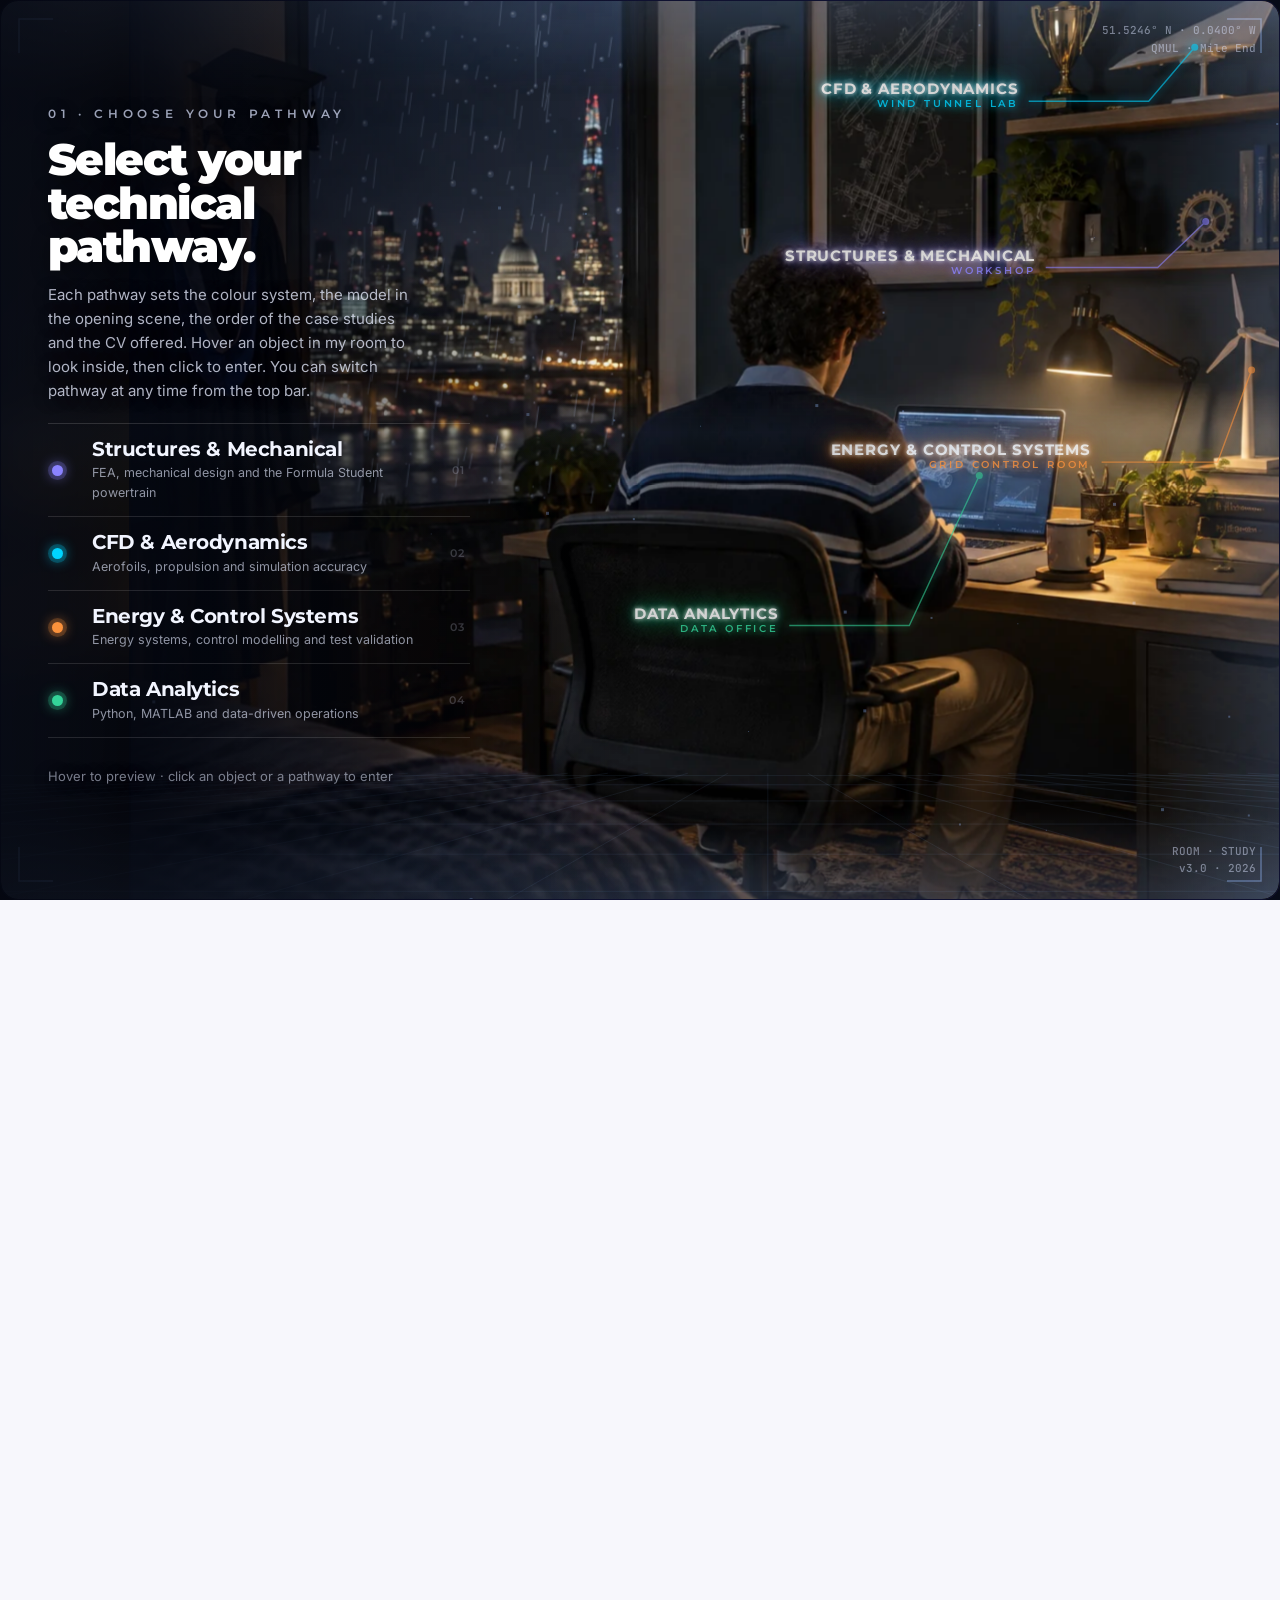
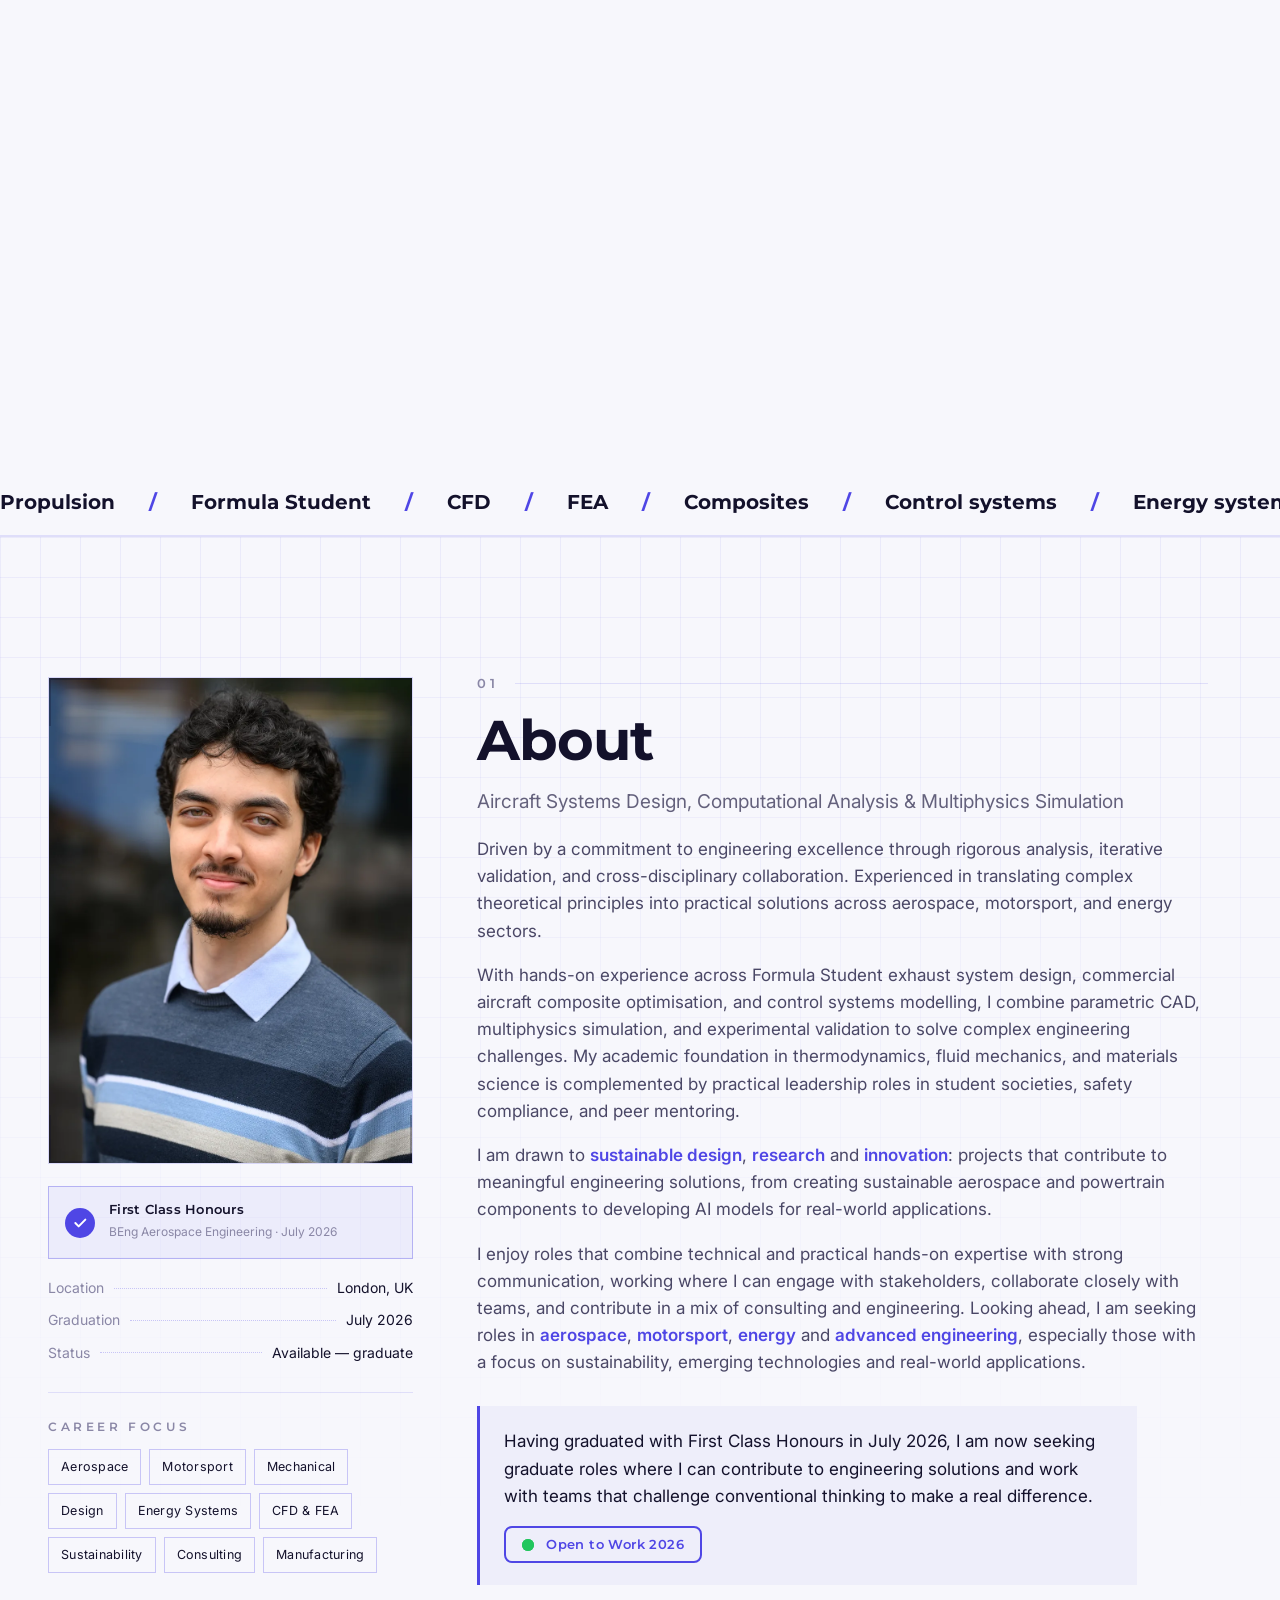
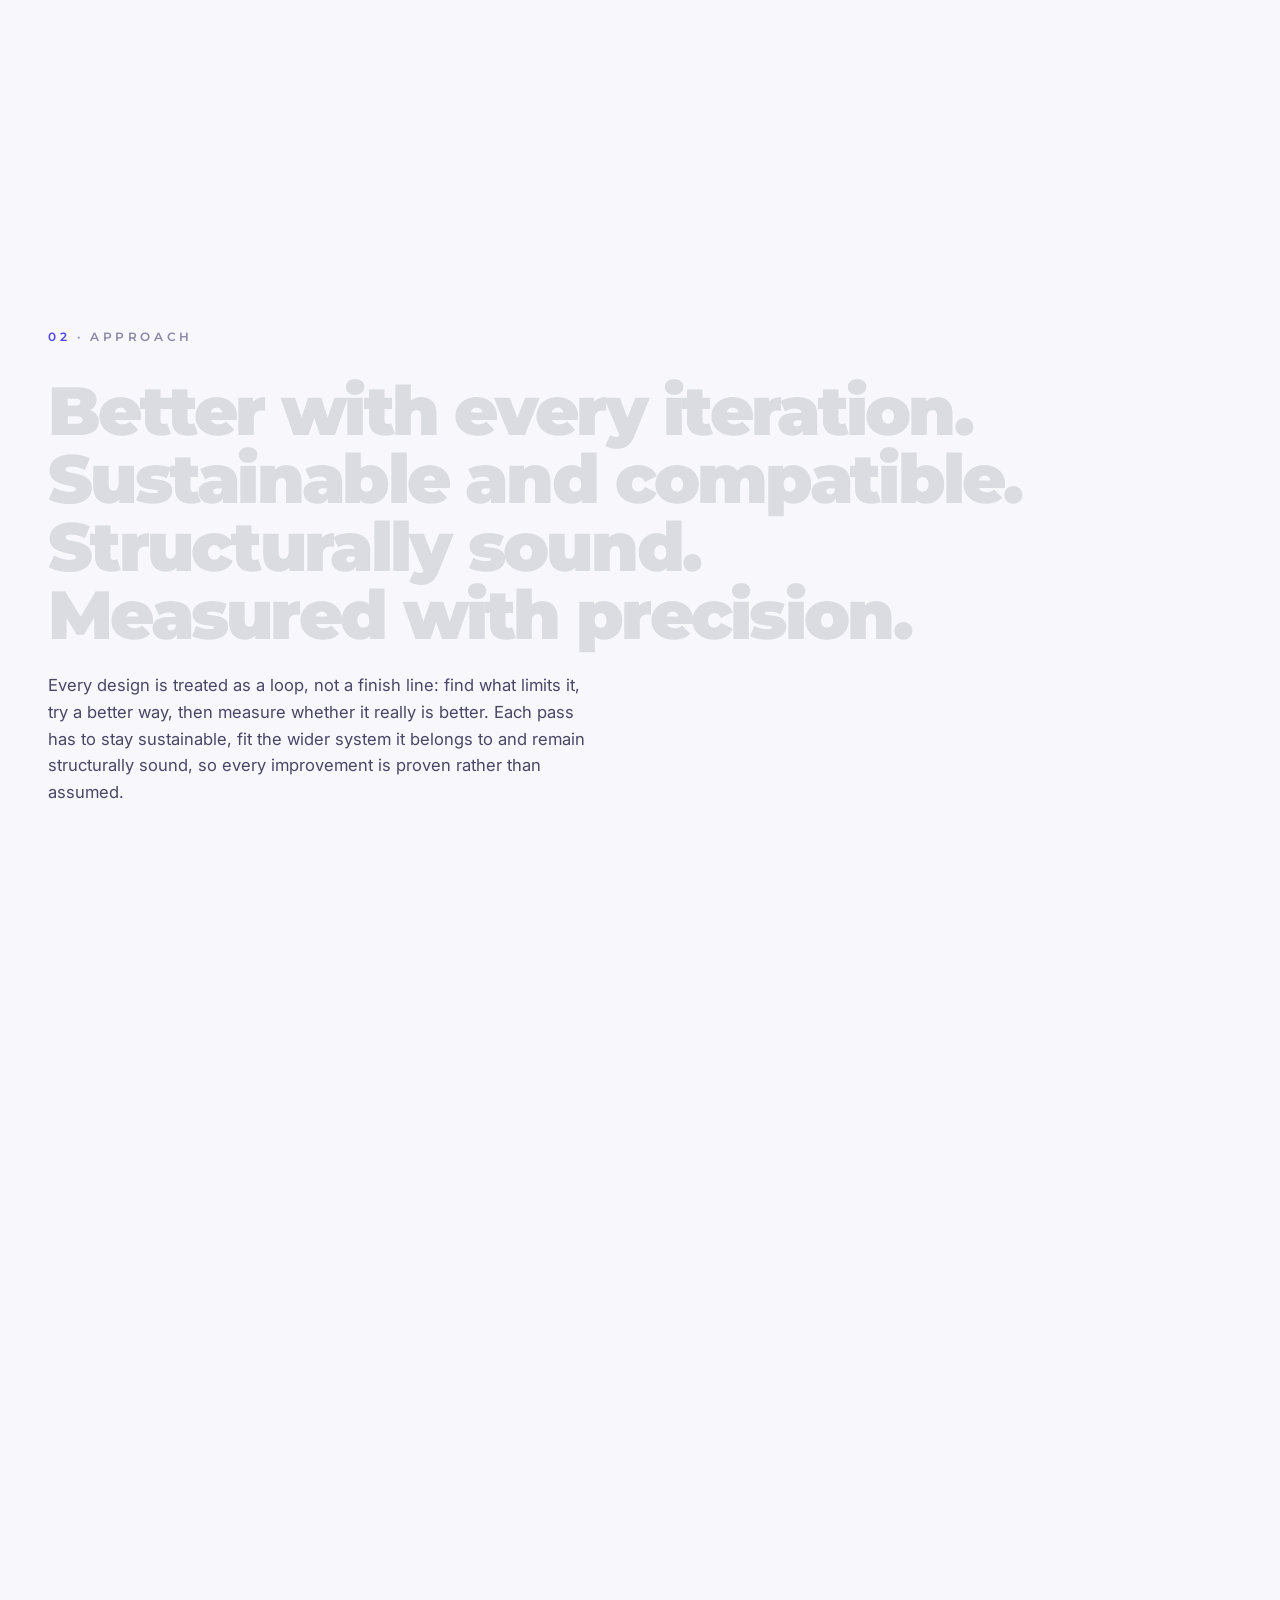
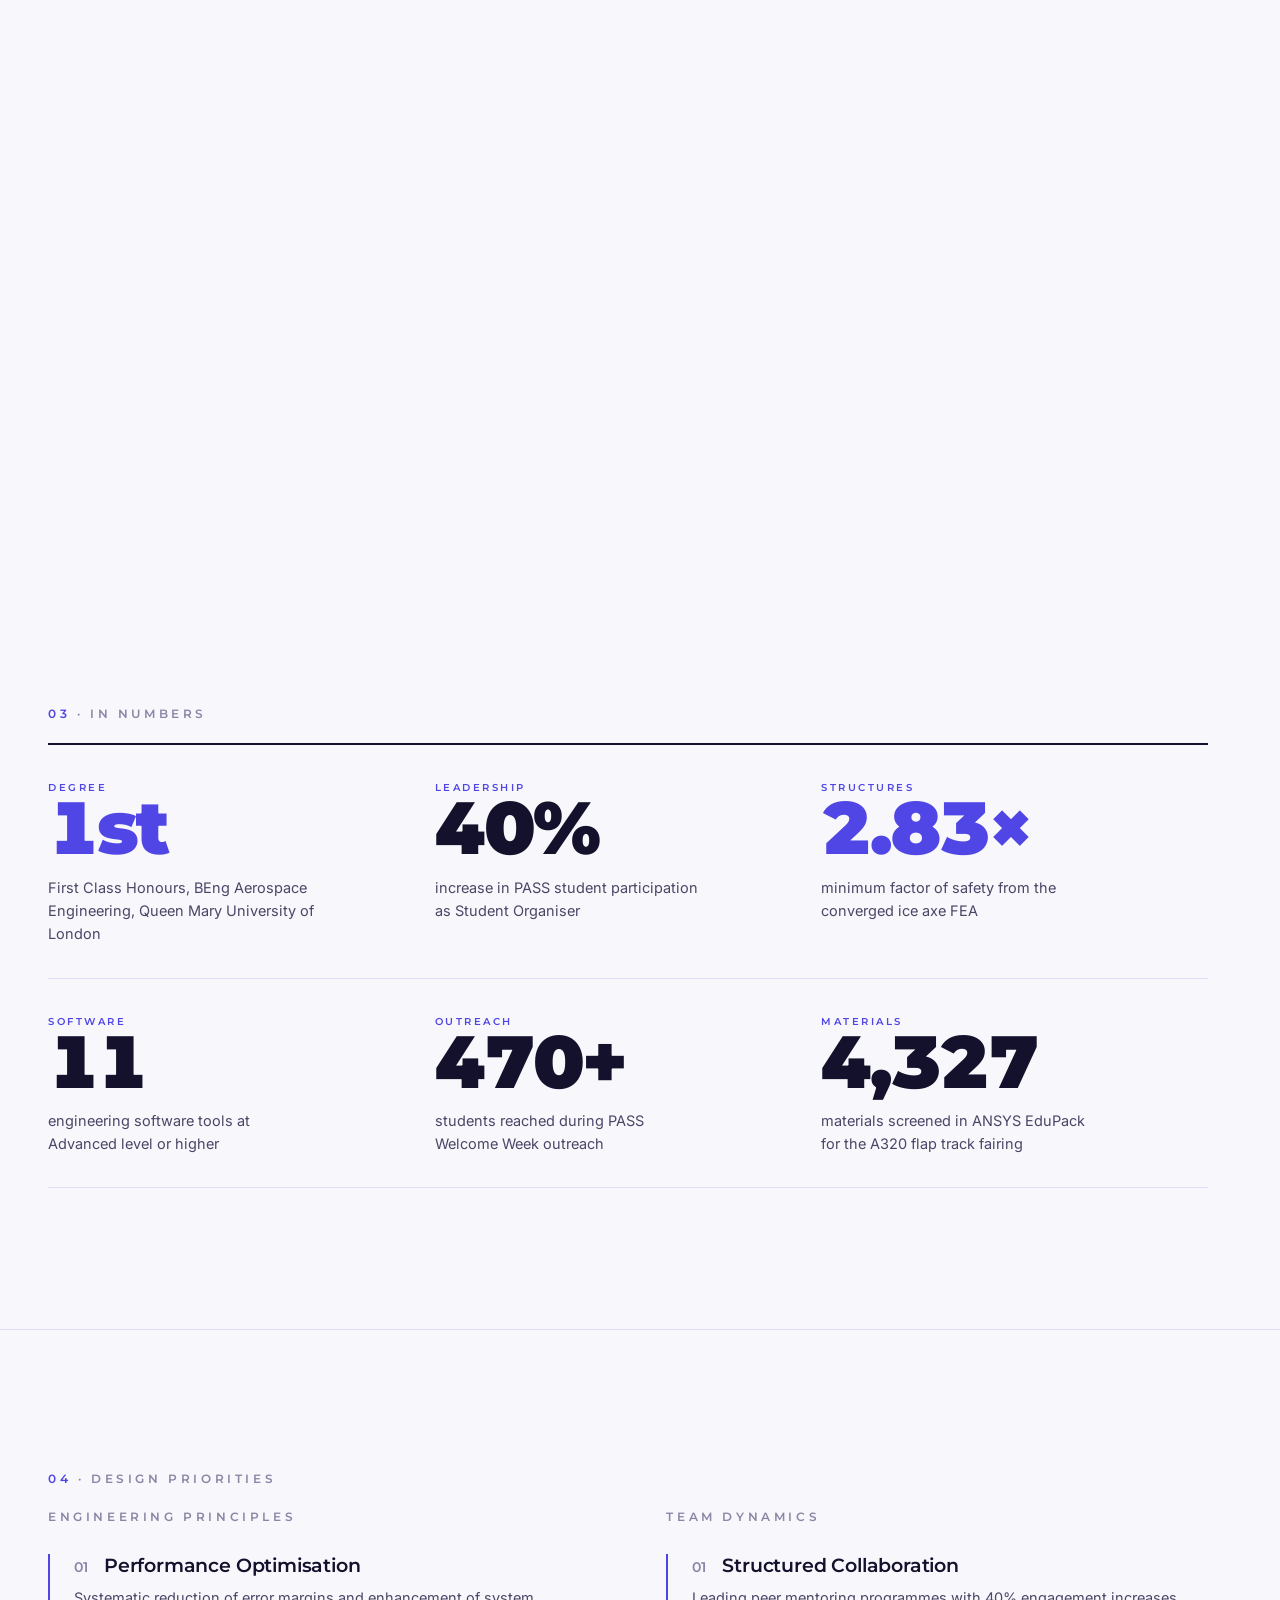
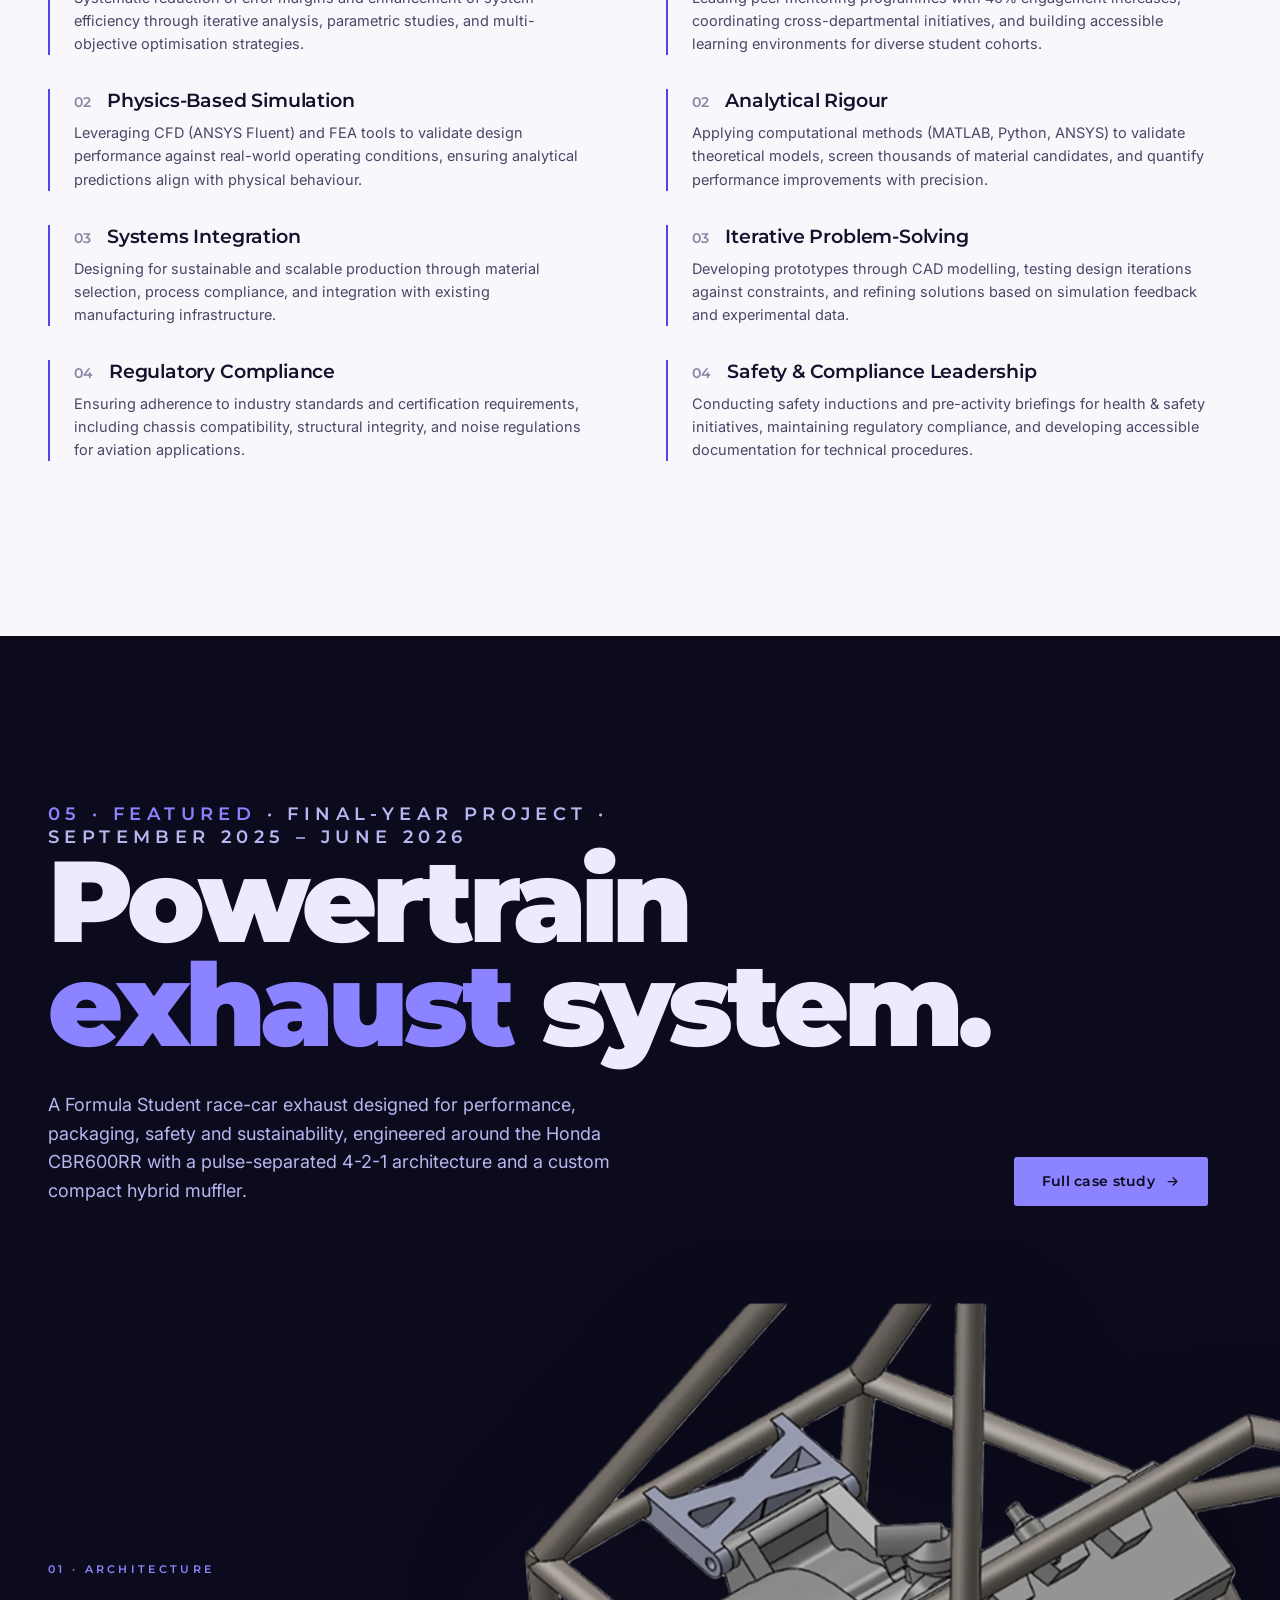
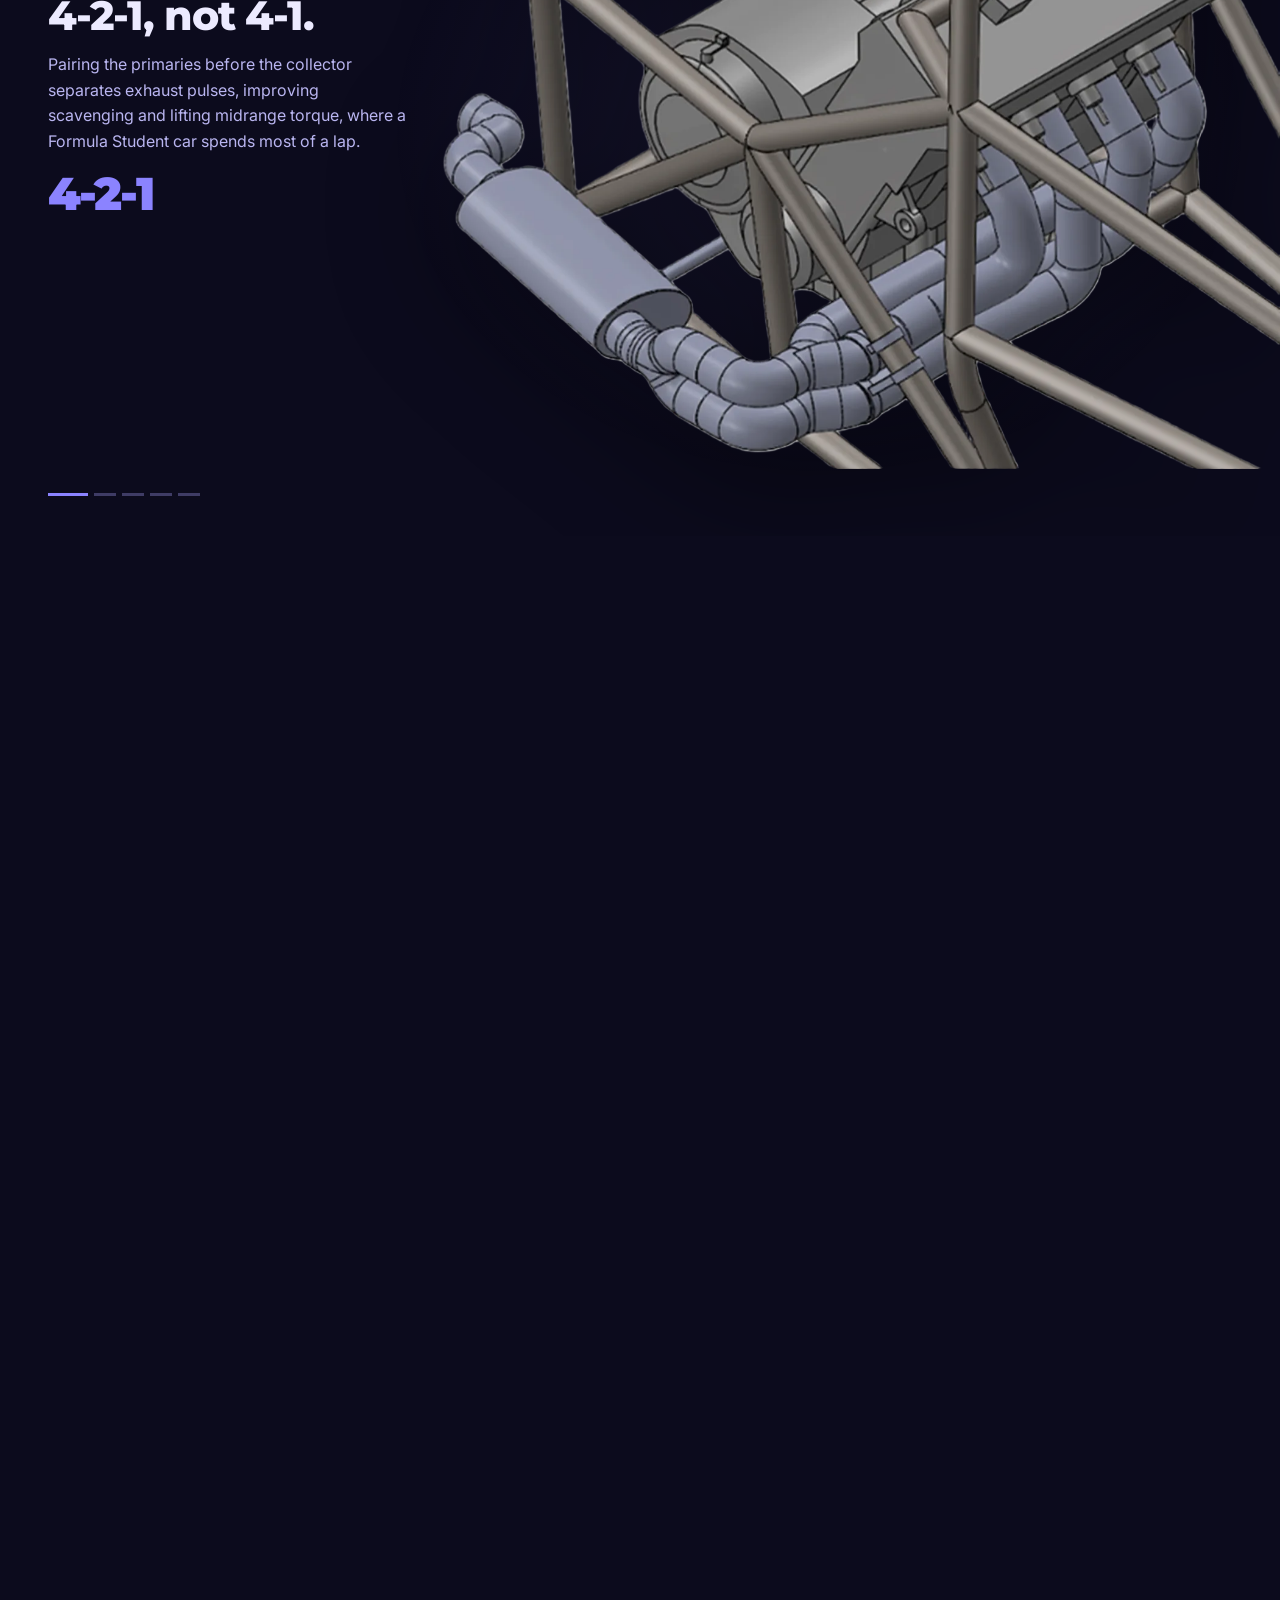
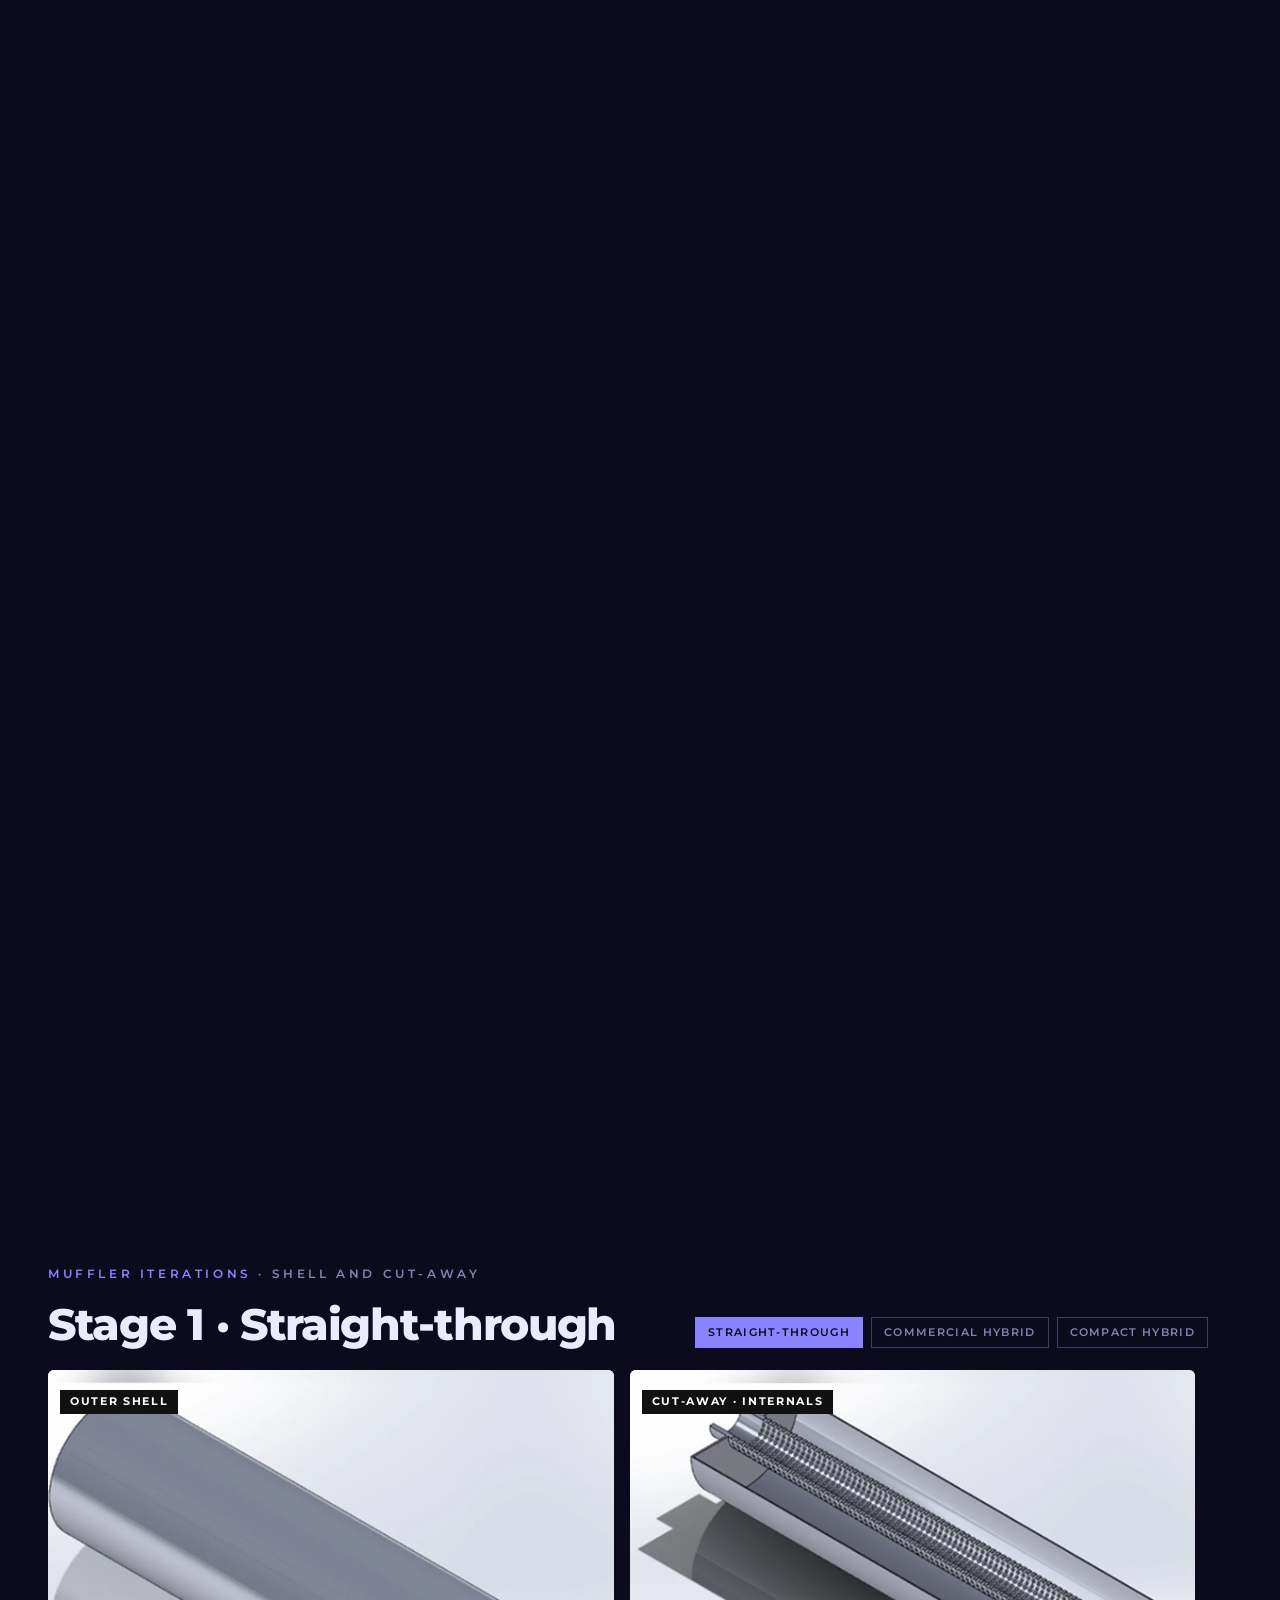
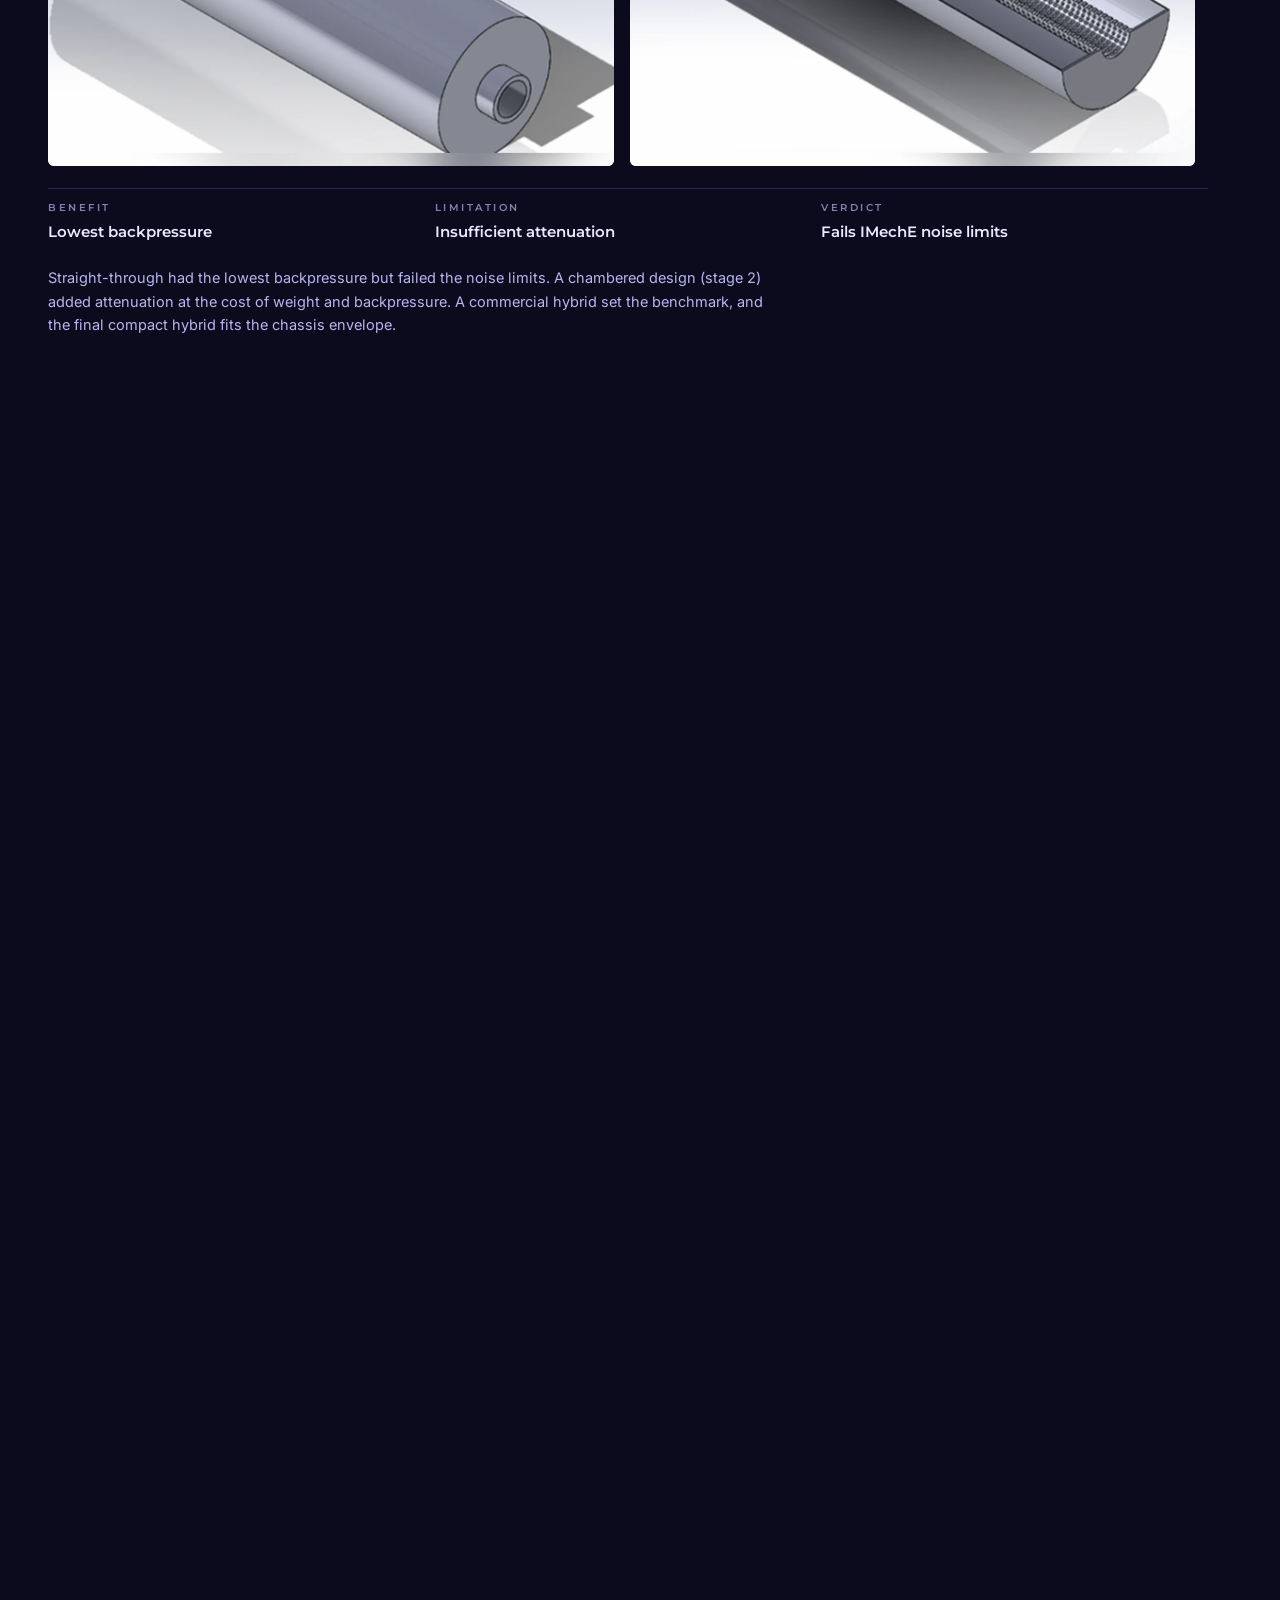
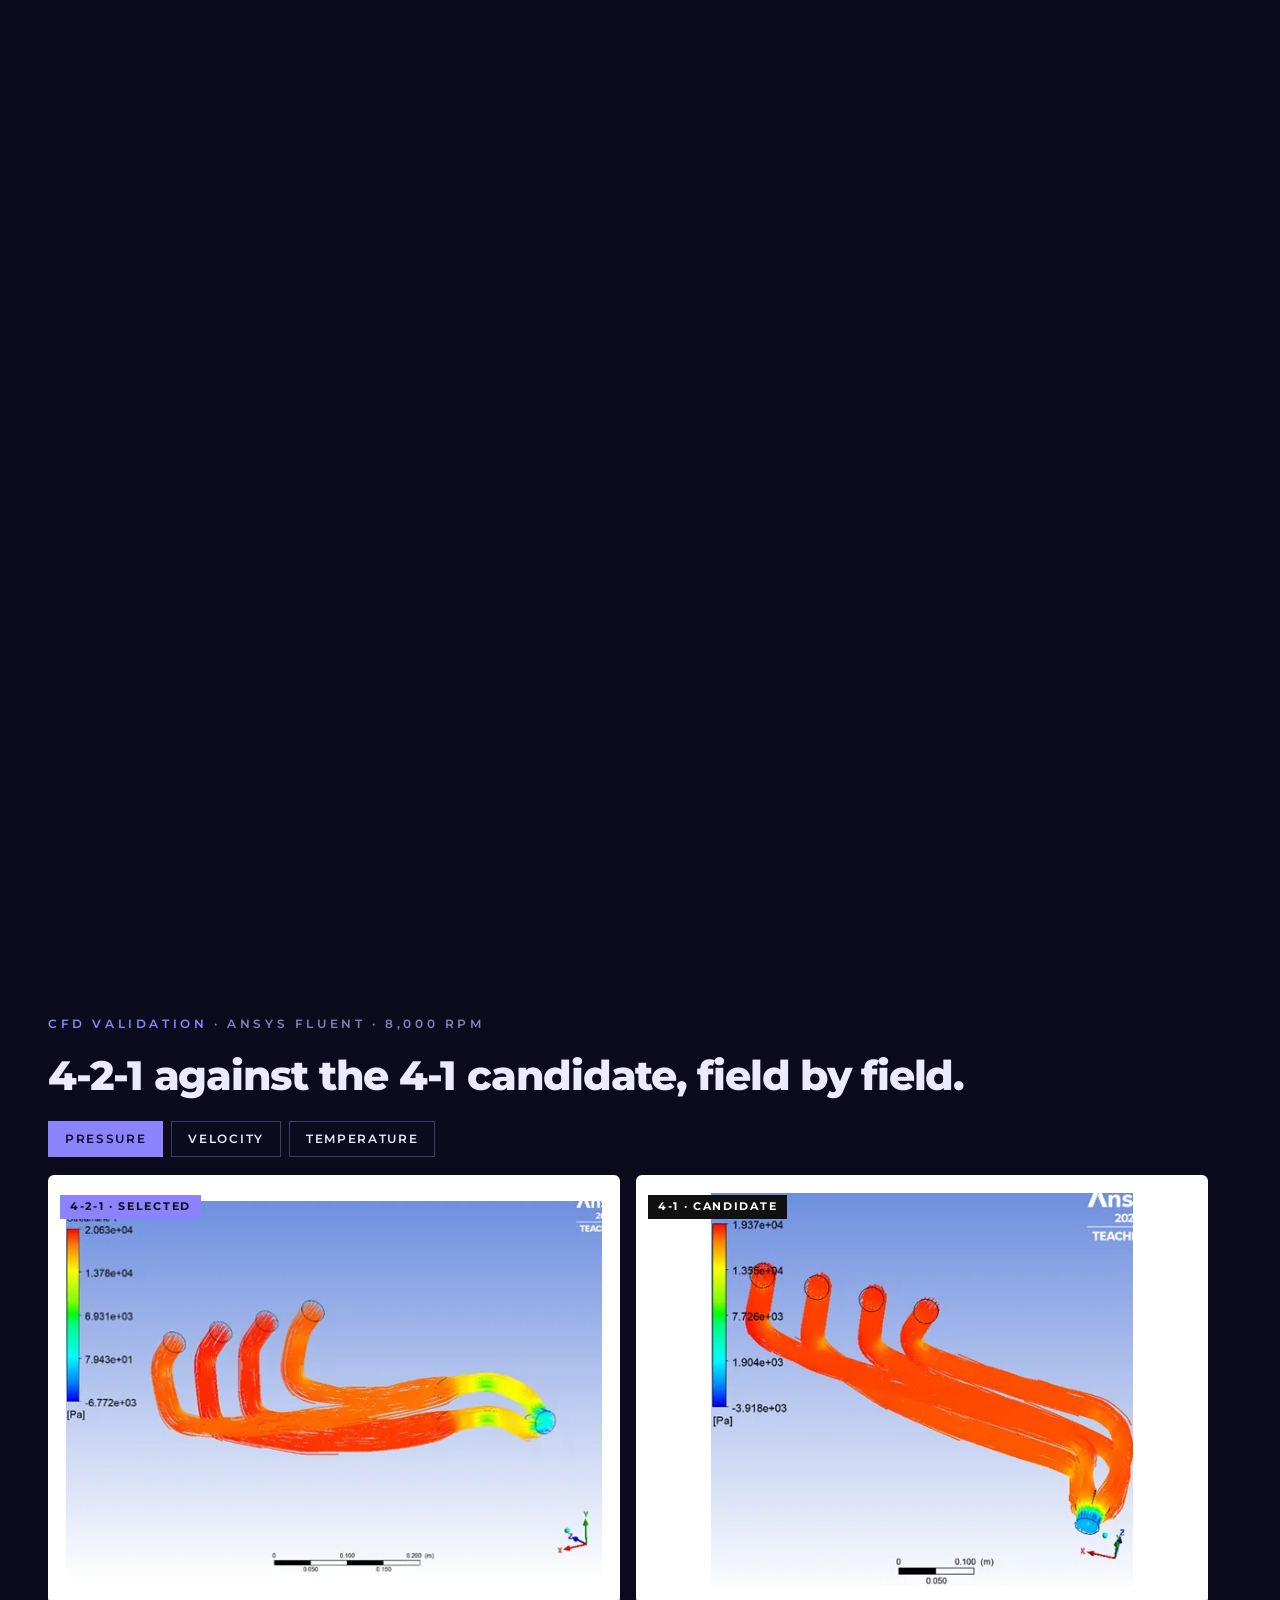
<file: index.html>
<!doctype html><html lang="en-GB"><head><meta charset="utf-8"><meta name="viewport" content="width=device-width, initial-scale=1, viewport-fit=cover">
<title>Omar Elarabi · Aerospace Engineering Portfolio</title>
<meta name="claude:viewport-fit-sides" content="cover">
<link rel="icon" href="favicon.ico" sizes="48x48">
<link rel="icon" href="favicon.svg" type="image/svg+xml">
<link rel="icon" href="favicon-96x96.png" type="image/png" sizes="96x96">
<link rel="apple-touch-icon" href="apple-touch-icon.png">
<link rel="manifest" href="site.webmanifest">
<meta name="theme-color" content="#0b1020">
<meta property="og:type" content="website">
<meta property="og:title" content="Omar Elarabi · Aerospace Engineering Portfolio">
<meta property="og:description" content="BEng Aerospace Engineering (First Class Honours, QMUL 2026). Case studies in propulsion, CFD, FEA, composites, control and data-driven engineering.">
<meta property="og:image" content="img/room/study.webp">
<meta name="twitter:card" content="summary_large_image">
<meta name="description" content="Omar Elarabi, BEng Aerospace Engineering (First Class Honours, QMUL 2026). Case studies in propulsion, CFD, FEA, composites, control and data-driven engineering.">
<link rel="preconnect" href="https://fonts.googleapis.com">
<link rel="preconnect" href="https://fonts.gstatic.com" crossorigin>
<link rel="stylesheet" href="https://fonts.googleapis.com/css2?family=Montserrat:wght@500;600;700;800;900&family=Inter:wght@400;500;600&family=JetBrains+Mono:wght@400;500;600&display=swap">
<link rel="stylesheet" href="styles.css">
</head><body>

<div class="gate" id="gate" role="dialog" aria-modal="true" aria-label="Choose a discipline">
  <div class="gbg"></div><div class="scan"></div>
  <canvas id="gcode" aria-hidden="true"></canvas><div class="flood"></div>
  <div class="coords tl">51.5246° N · 0.0400° W<br>QMUL · Mile End</div>
  <div class="coords br" id="gstat">SYS · BOOT<br>v3.0 · 2026</div>
  <div class="load" id="gload">
    <div>
      <svg class="hex" viewBox="0 0 32 32" aria-hidden="true"><circle cx="16" cy="16" r="15.5"/><path d="M16 2 L28 9 L28 23 L16 30 L4 23 L4 9 Z"/><text x="16" y="20" text-anchor="middle">OE</text></svg>
      <div class="lbl">Aerospace Engineering Portfolio</div>
      <div class="nm" id="gname" aria-label="Omar Elarabi"></div>
      <div class="bar"><i id="gbar"></i></div>
      <div class="pct"><span id="gtask">Initialising</span><span id="gpct">0%</span></div>
    </div>
  </div>
  <div class="stage" id="gstage"></div>
  <div class="pick" id="gpick"><p class="q">01 · Choose your pathway</p><h2 id="gh">Select your technical pathway.</h2><p class="sub">Each pathway sets the colour system, the model in the opening scene, the order of the case studies and the CV offered. Hover an object in my room to look inside, then click to enter. You can switch pathway at any time from the top bar.</p><div class="opts" id="gopts" role="radiogroup" aria-label="Technical pathways"></div>
    <p class="foot" id="gfoot">Hover to preview · click an object or a pathway to enter</p>
  </div>
</div>

<div class="curtain" id="curtain" aria-hidden="true"><canvas id="ccode"></canvas><div class="glitch"></div><div class="in">
  <svg viewBox="0 0 32 32"><path d="M16 2 L28 9 L28 23 L16 30 L4 23 L4 9 Z"/><text x="16" y="20" text-anchor="middle">OE</text></svg>
  <div class="t">Reconfiguring</div><div class="n" id="cname"></div><div class="bar"><i></i></div>
</div></div>

<header class="nav" id="nav">
  <div class="wrap row">
    <a class="logo" href="#top" data-jump="top" aria-label="Omar Elarabi, back to top">
      <svg viewBox="0 0 32 32" aria-hidden="true"><path d="M16 2 L28 9 L28 23 L16 30 L4 23 L4 9 Z" fill="none" stroke="currentColor" stroke-width="1.5"/><text x="16" y="21" text-anchor="middle" font-size="14" font-weight="600" fill="currentColor" font-family="Montserrat, sans-serif">OE</text></svg>
      <span><b>Omar Elarabi</b><small>Aerospace Eng.</small></span>
    </a>
    <nav class="links" aria-label="Sections">
      <a href="#about" data-jump="about">About</a>
      <a href="#work" data-jump="work">Projects</a>
      <a href="#experience" data-jump="experience">Experience</a>
      <a href="#skills" data-jump="skills">Skills</a>
      <a href="#contact" data-jump="contact">Contact</a>
    </nav>
    <div class="tools" style="position:relative">
      <button class="disc-btn" id="disc-btn" type="button" aria-haspopup="true" aria-expanded="false"><i></i><span class="nm" id="disc-nm">Discipline</span><svg viewBox="0 0 24 24" fill="none" stroke="currentColor" stroke-width="2.4" stroke-linecap="round"><path d="m6 9 6 6 6-6"/></svg></button>
      <div class="disc-menu" id="disc-menu" role="menu"><div class="h">Switch discipline</div><div id="disc-list"></div></div>
      <button class="ibtn theme-btn" type="button" aria-label="Toggle light or dark mode"></button>
      <a class="btn solid nav-cv" id="nav-cv" href="#" download style="padding:11px 16px">CV</a>
    </div>
  </div>
</header>

<nav class="srail" id="srail" aria-label="Page sections"></nav>

<main id="main"></main>

<div class="dossier" id="dossier" hidden role="dialog" aria-modal="true" aria-labelledby="d-title">
  <div class="scrim"></div>
  <div class="sheet">
    <div class="d-head">
      <div><div class="k" id="d-kicker"></div><div class="t" id="d-title"></div></div>
      <button class="ibtn d-close" type="button" data-close aria-label="Close"><svg viewBox="0 0 24 24" fill="none" stroke="currentColor" stroke-width="2" stroke-linecap="round"><path d="M6 6l12 12M18 6 6 18"/></svg></button>
    </div>
    <div class="d-prog"><i id="d-prog"></i></div>
    <div class="d-body"><nav class="d-nav" id="d-nav" aria-label="Sections"></nav><div class="d-scroll" id="d-scroll"></div></div>
  </div>
</div>
<div class="toast" id="toast" role="status"></div>
<noscript><p style="padding:24px">This portfolio needs JavaScript. Contact: omarelarabi05@outlook.com</p></noscript>
<script src="data.js"></script>
<script src="gateroom.js"></script>
<script src="app.js"></script>
<script type="module" src="scene3d.mjs"></script>

</body></html>
</file>
<file: styles.css>
/* Layout concept: Omar's original blueprint portfolio (Montserrat titles,
   numbered sections, left-ruled lists, grid paper) rebuilt as a pinned-scroll
   experience. The visitor picks a discipline at the gate; that choice sets one
   of the four "System Aesthetics" palettes from the original site, the 3D
   object in the hero and the single CV offered. Light and dark are a separate
   toggle. */
:root {
  color-scheme: light;
  --page: #ffffff; --card: #ffffff; --soft: #f4f4f6;
  --ink: #030213; --ink-2: #4b4b5c; --ink-3: #8a8a99;
  --line: rgba(3, 2, 19, 0.1); --line-2: rgba(3, 2, 19, 0.2);
  --acc: #0066cc; --acc2: #030213; --acc-ink: #ffffff;
  --ipage: #0a0a0f; --icard: #14141c; --iink: #f5f5f7; --iink2: #a1a1aa; --iline: rgba(255,255,255,.12); --iacc: #4da3ff;
  --panel: rgba(255, 255, 255, 0.85); --panel-solid: #ffffff; --plate: #ffffff;
  --page-2: var(--card);
  --s1: #2a78d6; --s2: #eb6834; --s3: #1baf7a; --s4: #eda100;
  --good: #16a34a; --warn: #b26b00; --crit: #c62f2f;
  --glow: rgba(0, 102, 204, 0.12);
  --f-display: "Montserrat", "Helvetica Neue", Arial, sans-serif;
  --f-body: "Inter", "Helvetica Neue", Arial, system-ui, sans-serif;
  --f-mono: "JetBrains Mono", ui-monospace, Menlo, monospace;
  --ease: cubic-bezier(.22, 1, .36, 1);
  --gl: max(20px, env(safe-area-inset-left, 0px)); --gr: max(20px, env(safe-area-inset-right, 0px));
  --shadow: 0 30px 80px -40px rgba(3, 2, 19, .35);
}
/* ---- discipline palettes: light (default) ---- */
:root[data-disc="structures"] { --page: #f7f7fc; --card: #ffffff; --soft: #eeeefa; --ink: #13112b; --ink-2: #4a4766; --ink-3: #8a87a6; --line: rgba(79,70,229,.14); --line-2: rgba(79,70,229,.28); --acc: #4f46e5; --acc2: #0f172a; --glow: rgba(79,70,229,.12);
  --ipage: #0c0b1d; --icard: #15132e; --iink: #eceaff; --iink2: #b9b5f0; --iline: rgba(139,131,255,.24); --iacc: #8b83ff; }
:root[data-disc="aero"] { --page: #f3f8ff; --card: #ffffff; --soft: #e6f1fc; --ink: #04203a; --ink-2: #3d5a75; --ink-3: #7f98b0; --line: rgba(0,119,182,.14); --line-2: rgba(0,119,182,.28); --acc: #0077b6; --acc2: #6d5cff; --glow: rgba(0,119,182,.12);
  --ipage: #020c1b; --icard: #041426; --iink: #cae6ff; --iink2: #7fc8e8; --iline: rgba(0,212,255,.18); --iacc: #00d4ff; }
:root[data-disc="control"] { --page: #fffaf5; --card: #ffffff; --soft: #fdf0e3; --ink: #1f140c; --ink-2: #5c4636; --ink-3: #9a8574; --line: rgba(194,65,12,.14); --line-2: rgba(194,65,12,.28); --acc: #c2410c; --acc2: #1e3a8a; --glow: rgba(194,65,12,.12);
  --ipage: #150d07; --icard: #21150c; --iink: #fff4ea; --iink2: #f5c9a6; --iline: rgba(251,146,60,.24); --iacc: #fb923c; }
:root[data-disc="data"] { --page: #f0fdf4; --card: #ffffff; --soft: #dcfce7; --ink: #064e3b; --ink-2: #0f6b52; --ink-3: #5f9c86; --line: rgba(5,150,105,.16); --line-2: rgba(5,150,105,.3); --acc: #059669; --acc2: #0284c7; --glow: rgba(5,150,105,.12);
  --ipage: #03140d; --icard: #062118; --iink: #d1fae5; --iink2: #6ee7b7; --iline: rgba(52,211,153,.22); --iacc: #34d399; }
/* ---- dark: system preference (unless forced light) and explicit toggle ---- */
@media (prefers-color-scheme: dark) {
  :root:not([data-theme="light"]) { color-scheme: dark; --acc-ink: #07080a; --page: #0a0a0f; --card: #14141c; --soft: #101017; --ink: #f5f5f7; --ink-2: #b4b4bd; --ink-3: #7c7c88; --line: rgba(255,255,255,.1); --line-2: rgba(255,255,255,.2); --acc: #4da3ff; --acc2: #e5e7eb; --panel: rgba(20,20,28,.85); --panel-solid: #14141c; --plate: #eceef0; --glow: rgba(77,163,255,.14);
    --ipage: #ffffff; --icard: #ffffff; --iink: #030213; --iink2: #4b4b5c; --iline: rgba(3,2,19,.1); --iacc: #0066cc;
    --s1: #3987e5; --s2: #d95926; --s3: #199e70; --s4: #c98500; --good: #4ade80; --warn: #e3a23b; --crit: #ff6b6b; }
  :root[data-disc="structures"]:not([data-theme="light"]) { --page: #0c0b1d; --card: #15132e; --soft: #110f26; --ink: #eceaff; --ink-2: #b9b5f0; --ink-3: #7d79a8; --line: rgba(139,131,255,.18); --line-2: rgba(139,131,255,.32); --acc: #8b83ff; --acc2: #c7d2fe; --panel-solid: #15132e; --glow: rgba(139,131,255,.16);
    --ipage: #f7f7fc; --icard: #ffffff; --iink: #13112b; --iink2: #4a4766; --iline: rgba(79,70,229,.14); --iacc: #4f46e5; }
  :root[data-disc="control"]:not([data-theme="light"]) { --page: #150d07; --card: #21150c; --soft: #1b110a; --ink: #fff4ea; --ink-2: #f5c9a6; --ink-3: #a8876e; --line: rgba(251,146,60,.18); --line-2: rgba(251,146,60,.32); --acc: #fb923c; --acc2: #93c5fd; --panel-solid: #21150c; --glow: rgba(251,146,60,.16);
    --ipage: #fffaf5; --icard: #ffffff; --iink: #1f140c; --iink2: #5c4636; --iline: rgba(194,65,12,.14); --iacc: #c2410c; }
  :root[data-disc="aero"]:not([data-theme="light"]) { --page: #020c1b; --card: #041426; --soft: #031020; --ink: #cae6ff; --ink-2: #7fc8e8; --ink-3: #5a86a6; --line: rgba(0,212,255,.16); --line-2: rgba(0,212,255,.3); --acc: #00d4ff; --acc2: #a78bfa; --panel-solid: #041426; --glow: rgba(0,212,255,.16);
    --ipage: #f3f8ff; --icard: #ffffff; --iink: #04203a; --iink2: #3d5a75; --iline: rgba(0,119,182,.14); --iacc: #0077b6; }
  :root[data-disc="data"]:not([data-theme="light"]) { --page: #03140d; --card: #062118; --soft: #041a11; --ink: #d1fae5; --ink-2: #6ee7b7; --ink-3: #5c9c84; --line: rgba(52,211,153,.18); --line-2: rgba(52,211,153,.32); --acc: #34d399; --acc2: #38bdf8; --panel-solid: #062118; --glow: rgba(52,211,153,.15);
    --ipage: #f0fdf4; --icard: #ffffff; --iink: #064e3b; --iink2: #0f6b52; --iline: rgba(5,150,105,.16); --iacc: #059669; }
}
:root[data-theme="dark"] { color-scheme: dark; --acc-ink: #07080a; --page: #0a0a0f; --card: #14141c; --soft: #101017; --ink: #f5f5f7; --ink-2: #b4b4bd; --ink-3: #7c7c88; --line: rgba(255,255,255,.1); --line-2: rgba(255,255,255,.2); --acc: #4da3ff; --acc2: #e5e7eb; --panel: rgba(20,20,28,.85); --panel-solid: #14141c; --plate: #eceef0; --glow: rgba(77,163,255,.14);
  --ipage: #ffffff; --icard: #ffffff; --iink: #030213; --iink2: #4b4b5c; --iline: rgba(3,2,19,.1); --iacc: #0066cc;
  --s1: #3987e5; --s2: #d95926; --s3: #199e70; --s4: #c98500; --good: #4ade80; --warn: #e3a23b; --crit: #ff6b6b; }
:root[data-theme="dark"][data-disc="structures"] { --page: #0c0b1d; --card: #15132e; --soft: #110f26; --ink: #eceaff; --ink-2: #b9b5f0; --ink-3: #7d79a8; --line: rgba(139,131,255,.18); --line-2: rgba(139,131,255,.32); --acc: #8b83ff; --acc2: #c7d2fe; --panel-solid: #15132e; --glow: rgba(139,131,255,.16);
    --ipage: #f7f7fc; --icard: #ffffff; --iink: #13112b; --iink2: #4a4766; --iline: rgba(79,70,229,.14); --iacc: #4f46e5; }
:root[data-theme="dark"][data-disc="control"] { --page: #150d07; --card: #21150c; --soft: #1b110a; --ink: #fff4ea; --ink-2: #f5c9a6; --ink-3: #a8876e; --line: rgba(251,146,60,.18); --line-2: rgba(251,146,60,.32); --acc: #fb923c; --acc2: #93c5fd; --panel-solid: #21150c; --glow: rgba(251,146,60,.16);
    --ipage: #fffaf5; --icard: #ffffff; --iink: #1f140c; --iink2: #5c4636; --iline: rgba(194,65,12,.14); --iacc: #c2410c; }
:root[data-theme="dark"][data-disc="aero"] { --page: #020c1b; --card: #041426; --soft: #031020; --ink: #cae6ff; --ink-2: #7fc8e8; --ink-3: #5a86a6; --line: rgba(0,212,255,.16); --line-2: rgba(0,212,255,.3); --acc: #00d4ff; --acc2: #a78bfa; --panel-solid: #041426; --glow: rgba(0,212,255,.16);
  --ipage: #f3f8ff; --icard: #ffffff; --iink: #04203a; --iink2: #3d5a75; --iline: rgba(0,119,182,.14); --iacc: #0077b6; }
:root[data-theme="dark"][data-disc="data"] { --page: #03140d; --card: #062118; --soft: #041a11; --ink: #d1fae5; --ink-2: #6ee7b7; --ink-3: #5c9c84; --line: rgba(52,211,153,.18); --line-2: rgba(52,211,153,.32); --acc: #34d399; --acc2: #38bdf8; --panel-solid: #062118; --glow: rgba(52,211,153,.15);
  --ipage: #f0fdf4; --icard: #ffffff; --iink: #064e3b; --iink2: #0f6b52; --iline: rgba(5,150,105,.16); --iacc: #059669; }

* { box-sizing: border-box; }
html { -webkit-text-size-adjust: 100%; }
body { margin: 0; background: var(--page); color: var(--ink); font: 400 16px/1.6 var(--f-body); -webkit-font-smoothing: antialiased; overflow-x: hidden; transition: background-color .6s var(--ease), color .6s var(--ease); }
body.locked { overflow: hidden; }
body::before { content: ""; position: fixed; inset: 0 0 auto; height: env(safe-area-inset-top, 0px); z-index: 70; background: var(--page); }
img { max-width: 100%; display: block; }
a { color: inherit; }
button { font: inherit; color: inherit; }
:focus-visible { outline: 2px solid var(--acc); outline-offset: 3px; border-radius: 4px; }
::selection { background: var(--acc); color: var(--acc-ink); }
p { margin: 0 0 1em; }
h1, h2, h3, h4 { font-family: var(--f-display); margin: 0; text-wrap: balance; letter-spacing: -0.02em; }
.wrap { width: 100%; max-width: 1360px; margin: 0 auto; padding-left: var(--gl); padding-right: var(--gr); }
@media (min-width: 900px) { .wrap { padding-left: max(48px, var(--gl)); padding-right: max(72px, var(--gr)); } }
.label { font: 600 12px/1.3 var(--f-display); letter-spacing: .3em; text-transform: uppercase; color: var(--ink-3); margin: 0 0 22px; }
.label b { color: var(--acc); font-weight: 600; }
.sec { position: relative; padding-block: clamp(90px, 11vw, 150px); border-top: 1px solid var(--line); }
.grid-bg { position: absolute; inset: 0; pointer-events: none; opacity: .5; background-image: linear-gradient(to right, var(--line) 1px, transparent 1px), linear-gradient(to bottom, var(--line) 1px, transparent 1px); background-size: 40px 40px; mask-image: linear-gradient(to bottom, #000, transparent 85%); -webkit-mask-image: linear-gradient(to bottom, #000, transparent 85%); }
.rv { transition: opacity .9s var(--ease), transform .9s var(--ease); }
.rv.pre { opacity: 0; transform: translateY(30px); }
.btn { display: inline-flex; align-items: center; gap: 10px; padding: 15px 26px; border-radius: 3px; text-decoration: none; cursor: pointer; border: 2px solid var(--acc); background: transparent; color: var(--acc); font: 600 14px/1 var(--f-display); letter-spacing: .02em; transition: background .3s, color .3s, transform .3s var(--ease), box-shadow .3s; white-space: nowrap; }
.btn:hover { transform: translateY(-2px); box-shadow: 0 12px 30px -14px var(--acc); }
.btn.solid { background: var(--acc); color: var(--acc-ink); }
.btn.ghost { border-color: var(--line-2); color: var(--ink); }
.btn svg { width: 15px; height: 15px; }
.btns { display: flex; flex-wrap: wrap; gap: 12px; }
.otw { display: inline-flex; align-items: center; gap: 12px; padding: 10px 16px; border: 2px solid var(--acc); border-radius: 8px; color: var(--acc); font: 600 13px/1 var(--f-display); letter-spacing: .03em; }
.beep { position: relative; width: 12px; height: 12px; flex: none; }
.beep i, .beep::before, .beep::after { position: absolute; inset: 0; border-radius: 50%; background: #22c55e; }
.beep::before, .beep::after { content: ""; animation: beep 1.6s cubic-bezier(0, 0, .2, 1) infinite; opacity: .75; }
.beep::after { animation-delay: .4s; }
@keyframes beep { 75%, 100% { transform: scale(2.4); opacity: 0; } }

/* ---------- logo ---------- */
.logo { display: inline-flex; align-items: center; gap: 12px; text-decoration: none; }
.logo svg { width: 34px; height: 34px; color: var(--ink); flex: none; }
.logo b { display: block; font: 700 15px/1.1 var(--f-display); letter-spacing: -0.01em; }
.logo small { display: block; font: 500 11px/1.2 var(--f-body); color: var(--ink-3); }

/* ---------- nav ---------- */
.nav { position: fixed; top: env(safe-area-inset-top, 0px); left: 0; right: 0; z-index: 60; transition: background .4s, border-color .4s; border-bottom: 1px solid transparent; }
.nav.solid { background: color-mix(in srgb, var(--page) 84%, transparent); backdrop-filter: blur(16px); -webkit-backdrop-filter: blur(16px); border-color: var(--line); }
.nav .row { height: 68px; display: flex; align-items: center; gap: 20px; }
.nav .links { display: flex; gap: 24px; margin-left: auto; }
.nav .links a { text-decoration: none; font: 500 14px/1 var(--f-body); color: var(--ink-2); }
.nav .links a:hover { color: var(--acc); }
.nav .tools { display: flex; align-items: center; gap: 8px; }
.ibtn { width: 40px; height: 40px; border-radius: 50%; border: 1px solid var(--line-2); background: transparent; display: grid; place-items: center; cursor: pointer; color: var(--ink); }
.ibtn svg { width: 17px; height: 17px; }
.disc-btn { display: inline-flex; align-items: center; gap: 10px; height: 40px; padding: 0 14px 0 12px; border-radius: 999px; border: 1px solid var(--line-2); background: var(--card); cursor: pointer; font: 600 13px/1 var(--f-display); white-space: nowrap; }
.disc-btn i { width: 10px; height: 10px; border-radius: 50%; background: var(--acc); box-shadow: 0 0 0 3px color-mix(in srgb, var(--acc) 22%, transparent); }
.disc-btn svg { width: 12px; height: 12px; opacity: .6; }
.disc-menu { position: absolute; top: 60px; right: 0; width: min(360px, calc(100vw - 32px)); background: var(--card); border: 1px solid var(--line-2); border-radius: 14px; box-shadow: var(--shadow); padding: 8px; display: none; }
.disc-menu.open { display: block; }
.disc-menu .h { font: 600 11px/1 var(--f-display); letter-spacing: .3em; text-transform: uppercase; color: var(--ink-3); padding: 12px 12px 8px; }
.disc-menu button { width: 100%; text-align: left; display: grid; grid-template-columns: 14px 1fr; gap: 12px; align-items: start; padding: 12px; border: 0; background: transparent; border-radius: 10px; cursor: pointer; }
.disc-menu button:hover, .disc-menu button[aria-checked="true"] { background: var(--soft); }
.disc-menu button i { width: 12px; height: 12px; border-radius: 50%; margin-top: 4px; }
.disc-menu b { display: block; font: 600 14px/1.25 var(--f-display); }
.disc-menu span { font-size: 12.5px; color: var(--ink-3); }
.nav-cv { display: inline-flex; }
@media (max-width: 1080px) { .nav .links { display: none; } .nav .tools { margin-left: auto; } }
@media (max-width: 640px) { .disc-btn .nm { display: none; } .nav-cv { display: none; } .logo small { display: none; } }

/* ---------- right-hand section rail ---------- */
.srail { position: fixed; right: max(18px, env(safe-area-inset-right, 0px)); top: 50%; transform: translateY(-50%); z-index: 40; display: flex; flex-direction: column; align-items: flex-end; gap: 2px; }
.srail a { display: flex; align-items: center; gap: 10px; text-decoration: none; padding: 5px 0; color: var(--ink-3); }
.srail a span { font: 600 10px/1 var(--f-display); letter-spacing: .2em; text-transform: uppercase; opacity: 0; transform: translateX(6px); transition: opacity .3s, transform .3s; white-space: nowrap; background: color-mix(in srgb, var(--page) 88%, transparent); padding: 4px 6px; border-radius: 4px; }
.srail a i { width: 14px; height: 2px; border-radius: 2px; background: currentColor; opacity: .45; transition: width .4s var(--ease), opacity .3s, background .3s; }
.srail a.on { color: var(--acc); }
.srail a.on i { width: 30px; opacity: 1; }
.srail a.on span, .srail:hover a span { opacity: 1; transform: none; }
.srail .num { font: 600 10px/1 var(--f-display); color: var(--ink-3); letter-spacing: .1em; margin-bottom: 8px; }
@media (max-width: 900px) { .srail { right: 6px; } .srail a span { display: none; } .srail a i { width: 8px; } .srail a.on i { width: 16px; } .srail .num { display: none; } }

/* ---------- hero ---------- */
.hero { position: relative; height: 230vh; }
.hero .pin { position: sticky; top: 0; height: 100vh; height: 100svh; overflow: hidden; display: grid; grid-template-columns: minmax(0, 1fr) minmax(0, 1.05fr); align-items: center; }
.hero .copy { position: relative; z-index: 2; padding-left: max(48px, var(--gl)); padding-right: 24px; padding-top: 70px; }
.hero .copy h1 { font: 900 clamp(52px, 7vw, 116px)/0.95 var(--f-display); letter-spacing: -0.035em; margin: 0 0 28px; }
.hero .copy p.tag { font-size: clamp(16px, 1.25vw, 19px); color: var(--ink-2); max-width: 44ch; margin-bottom: 36px; }
.hero .meta { display: flex; flex-wrap: wrap; gap: 14px; align-items: center; margin-top: 30px; }
.hero .viewing { font: 500 13px/1.4 var(--f-body); color: var(--ink-3); }
.hero .viewing b { color: var(--acc); font-weight: 600; }
.hero .hstage { position: relative; height: 100%; margin-right: max(64px, var(--gr)); }
.hero canvas { position: absolute; inset: 8% 0 10% 0; width: 100%; height: 82%; }
.hero .corner { position: absolute; width: 90px; height: 90px; opacity: .35; color: var(--ink); }
.hero .corner.tl { top: 14%; left: 2%; } .hero .corner.br { bottom: 12%; right: 0; transform: rotate(180deg); }
.hero .hint { position: absolute; left: 4%; bottom: 7%; font: 600 11px/1.4 var(--f-display); letter-spacing: .25em; text-transform: uppercase; color: var(--ink-3); display: flex; align-items: center; gap: 10px; }
.hero .hint::before { content: ""; width: 26px; height: 1px; background: var(--acc); }
.callouts { position: absolute; left: 0; top: 0; width: 100%; height: 100%; pointer-events: none; overflow: visible; }
.callouts .c { transition: opacity .4s; }
.callouts line, .callouts polyline { stroke: var(--acc); stroke-width: 1.2; fill: none; }
.callouts circle.dot { fill: var(--page); stroke: var(--acc); stroke-width: 2; }
.callouts text { font: 700 11px var(--f-display); letter-spacing: .14em; text-transform: uppercase; fill: var(--ink); }
.callouts text.n { fill: var(--acc); font-weight: 600; letter-spacing: .05em; }
@media (max-width: 900px) {
  .hero { height: 200vh; }
  .hero .pin { grid-template-columns: 1fr; grid-template-rows: 44% 56%; }
  .hero .hstage { order: -1; margin: 64px var(--gr) 0 var(--gl); }
  .hero canvas { inset: 0; height: 100%; }
  .hero .copy { padding: 0 var(--gr) 0 var(--gl); align-self: start; }
  .hero .copy h1 { margin-bottom: 14px; }
  .hero .copy p.tag { margin-bottom: 18px; font-size: 15px; }
  .hero .meta { margin-top: 16px; }
  .hero .hint { bottom: 0; }
  .hero .corner { display: none; }
}

/* ---------- about (original layout) ---------- */
.about { display: grid; grid-template-columns: minmax(0, 4fr) minmax(0, 8fr); gap: clamp(32px, 5vw, 72px); align-items: start; position: relative; }
@media (max-width: 960px) { .about { grid-template-columns: 1fr; } }
.photo { position: relative; aspect-ratio: 3 / 4; border: 1px solid var(--line); overflow: hidden; background: var(--soft); max-width: 420px; }
.photo img { width: 100%; height: 100%; object-fit: cover; }
.photo i { position: absolute; width: 48px; height: 48px; z-index: 2; border-color: color-mix(in srgb, var(--ink) 30%, transparent); border-style: solid; border-width: 0; }
.photo i.a { top: 0; left: 0; border-top-width: 2px; border-left-width: 2px; } .photo i.b { top: 0; right: 0; border-top-width: 2px; border-right-width: 2px; }
.photo i.c { bottom: 0; left: 0; border-bottom-width: 2px; border-left-width: 2px; } .photo i.d { bottom: 0; right: 0; border-bottom-width: 2px; border-right-width: 2px; }
.grad { margin: 22px 0 18px; padding: 14px 16px; border: 1px solid color-mix(in srgb, var(--acc) 35%, transparent); background: color-mix(in srgb, var(--acc) 6%, transparent); display: flex; align-items: center; gap: 14px; max-width: 420px; }
.grad span.tick { width: 30px; height: 30px; border-radius: 50%; background: var(--acc); color: var(--acc-ink); display: grid; place-items: center; flex: none; }
.grad b { display: block; font: 600 13px/1.3 var(--f-display); letter-spacing: .02em; }
.grad small { font-size: 12px; color: var(--ink-3); }
.meta-rows { display: grid; gap: 10px; max-width: 420px; font-size: 14px; }
.meta-rows div { display: flex; align-items: center; gap: 10px; }
.meta-rows span:first-child { color: var(--ink-3); }
.meta-rows .dots { flex: 1; border-top: 1px dotted var(--line-2); }
.focus-tags { margin-top: 28px; padding-top: 26px; border-top: 1px solid var(--line); max-width: 420px; }
.focus-tags .t { display: flex; flex-wrap: wrap; gap: 8px; }
.focus-tags .t span { padding: 7px 12px; font-size: 12.5px; border: 1px solid var(--line-2); letter-spacing: .02em; }
.about-body .idx { display: flex; align-items: center; gap: 16px; margin-bottom: 22px; font: 600 13px/1 var(--f-display); letter-spacing: .3em; color: var(--ink-3); }
.about-body .idx::after { content: ""; height: 1px; flex: 1; background: var(--line); }
.about-body h2 { font: 700 clamp(38px, 4.4vw, 60px)/1 var(--f-display); margin-bottom: 18px; }
.about-body p { color: var(--ink-2); font-size: 17px; max-width: 66ch; }
.about-body p.lead { font-size: 19px; color: var(--ink-2); opacity: .85; }
.about-body em { font-style: normal; color: var(--acc); font-weight: 600; }
.seek { margin-top: 30px; padding: 22px 24px; border-left: 3px solid var(--acc); background: var(--soft); max-width: 66ch; }
.seek p { margin-bottom: 16px; color: var(--ink); }

/* ---------- slogan ---------- */
.slogan { height: 240vh; position: relative; }
.slogan .pin { position: sticky; top: 0; height: 100vh; display: flex; align-items: center; overflow: hidden; }
.slogan .line { display: block; font: 900 clamp(34px, 5.3vw, 92px)/1 var(--f-display); letter-spacing: -0.04em; }
.slogan .w { display: inline-block; opacity: .12; transform: translateY(10px); transition: opacity .35s, transform .35s var(--ease), color .35s; }
.slogan .w.on { opacity: 1; transform: none; }
.slogan .w.hot.on { color: var(--acc); }
.slogan .sub { margin-top: 34px; font-size: clamp(16px, 1.3vw, 19px); color: var(--ink-2); max-width: 54ch; }

/* ---------- numbers ---------- */
.nums { display: grid; grid-template-columns: repeat(3, minmax(0, 1fr)); border-top: 2px solid var(--ink); }
@media (max-width: 760px) { .nums { grid-template-columns: repeat(2, minmax(0, 1fr)); } }
.nums > div { padding: 30px 24px 32px 0; border-bottom: 1px solid var(--line); min-width: 0; }
.nums b { display: block; font: 900 clamp(44px, 5.8vw, 92px)/0.95 var(--f-display); letter-spacing: -0.04em; font-variant-numeric: tabular-nums; }
.nums b.acc { color: var(--acc); }
.nums span { display: block; margin-top: 12px; color: var(--ink-2); font-size: 14.5px; max-width: 30ch; }
.nums small { display: block; margin-top: 8px; font: 600 10px/1 var(--f-display); letter-spacing: .25em; text-transform: uppercase; color: var(--acc); }

/* ---------- principles (original) ---------- */
.prin { display: grid; grid-template-columns: repeat(2, minmax(0, 1fr)); gap: clamp(40px, 6vw, 96px); }
@media (max-width: 860px) { .prin { grid-template-columns: 1fr; } }
.prin .item { border-left: 2px solid var(--acc); padding-left: 24px; margin-bottom: 34px; }
.prin .item .h { display: flex; align-items: baseline; gap: 16px; margin-bottom: 8px; }
.prin .item .h span { font: 600 14px/1 var(--f-display); color: var(--ink-3); }
.prin .item h4 { font: 600 19px/1.25 var(--f-display); letter-spacing: -0.01em; }
.prin .item p { font-size: 14.5px; color: var(--ink-2); margin: 0; }

/* ---------- featured exhaust (inverse of the page theme) ---------- */
.feat { --acc-ink: var(--ipage); --page: var(--ipage); --card: var(--icard); --ink: var(--iink); --ink-2: var(--iink2); --ink-3: color-mix(in srgb, var(--iink2) 70%, var(--ipage)); --line: var(--iline); --line-2: color-mix(in srgb, var(--iline) 100%, var(--iink) 12%); --acc: var(--iacc); --panel-solid: var(--icard); --soft: color-mix(in srgb, var(--icard) 70%, var(--ipage)); background: var(--page); color: var(--ink); }
.feat .intro { padding-block: clamp(110px, 13vw, 180px) 30px; position: relative; }
.feat .intro h2 { font: 900 clamp(52px, 9vw, 150px)/0.9 var(--f-display); letter-spacing: -0.045em; }
.feat .intro h2 em { font-style: normal; color: var(--acc); }
.feat .intro .cols { display: grid; grid-template-columns: minmax(0, 1fr) auto; gap: 30px; margin-top: 34px; align-items: end; }
@media (max-width: 860px) { .feat .intro .cols { grid-template-columns: 1fr; } }
.feat .intro p { color: var(--ink-2); font-size: 18px; max-width: 52ch; margin: 0; }
.reveal { height: 520vh; position: relative; }
.reveal .pin { position: sticky; top: 0; height: 100vh; overflow: hidden; display: grid; grid-template-columns: minmax(280px, 0.8fr) minmax(0, 1.6fr); align-items: center; }
.reveal .glow { position: absolute; inset: 0; background: radial-gradient(48% 55% at 64% 55%, color-mix(in srgb, var(--acc) 30%, transparent), transparent 70%); opacity: .35; }
.reveal .rsteps { position: relative; z-index: 2; height: 100%; }
.reveal .step { position: absolute; top: 50%; left: max(48px, var(--gl)); right: 20px; transform: translateY(-40%); opacity: 0; transition: opacity .6s var(--ease), transform .6s var(--ease); }
.reveal .step.on { opacity: 1; transform: translateY(-50%); }
.reveal .step small { font: 600 11px/1 var(--f-display); letter-spacing: .3em; text-transform: uppercase; color: var(--acc); }
.reveal .step h3 { font: 800 clamp(30px, 3.2vw, 52px)/1.02 var(--f-display); letter-spacing: -0.03em; margin: 14px 0 16px; }
.reveal .step p { color: var(--ink-2); max-width: 38ch; font-size: 16px; }
.reveal .step .big { font: 900 clamp(36px, 3.6vw, 58px)/1 var(--f-display); color: var(--acc); letter-spacing: -0.04em; display: block; margin-top: 6px; }
.reveal .rstage { position: relative; height: 100%; display: grid; place-items: center; perspective: 1400px; }
.reveal .rstage img { width: min(100%, 980px); transform-origin: 55% 55%; will-change: transform; filter: drop-shadow(0 40px 60px rgba(0,0,0,.45)); }
.reveal .hs { position: absolute; transform: translate(-50%, -50%); z-index: 3; opacity: 0; transition: opacity .4s; pointer-events: none; }
.reveal .hs.on { opacity: 1; }
.reveal .hs i { display: block; width: 14px; height: 14px; border-radius: 50%; background: var(--acc); box-shadow: 0 0 0 7px color-mix(in srgb, var(--acc) 25%, transparent), 0 0 22px var(--acc); }
.reveal .hs span { position: absolute; left: 22px; top: -7px; font: 700 10.5px/1 var(--f-display); letter-spacing: .14em; text-transform: uppercase; background: var(--page); color: var(--ink); border: 1px solid var(--acc); padding: 6px 9px; white-space: nowrap; }
.reveal .dots { position: absolute; z-index: 3; left: max(48px, var(--gl)); bottom: 40px; display: flex; gap: 6px; }
.reveal .dots i { width: 22px; height: 3px; background: var(--line-2); transition: background .3s, width .3s; }
.reveal .dots i.on { background: var(--acc); width: 40px; }
@media (max-width: 860px) {
  .reveal .pin { grid-template-columns: 1fr; grid-template-rows: 1fr 44vh; }
  .reveal .rstage { order: -1; }
  .reveal .step { left: var(--gl); right: var(--gr); top: 8px; transform: none; }
  .reveal .step.on { transform: none; }
  .reveal .step p { font-size: 14.5px; }
  .reveal .dots { left: var(--gl); bottom: 18px; }
}
/* muffler stages: shell and cut-away side by side, same frame size */
.muf { height: 340vh; position: relative; }
.muf .pin { position: sticky; top: 0; height: 100vh; display: flex; flex-direction: column; justify-content: center; gap: 22px; padding-top: 70px; }
.muf .pairs { width: 100%; max-width: calc(44vh * 1.4286 * 2 + 16px); }
.muf .top { display: flex; justify-content: space-between; align-items: end; gap: 24px; flex-wrap: wrap; }
.muf h3 { font: 800 clamp(30px, 3.4vw, 56px)/1.02 var(--f-display); letter-spacing: -0.03em; }
.muf .chips { display: flex; gap: 8px; flex-wrap: wrap; }
.muf .chips span { font: 600 11px/1 var(--f-display); letter-spacing: .12em; text-transform: uppercase; padding: 9px 12px; border: 1px solid var(--line-2); color: var(--ink-3); transition: all .3s; }
.muf .chips span.on { background: var(--acc); border-color: var(--acc); color: var(--acc-ink); }
.muf .chips span.skip { text-decoration: line-through; opacity: .6; }
.muf .pairs { display: grid; grid-template-columns: repeat(2, minmax(0, 1fr)); gap: 16px; }
.muf figure { margin: 0; position: relative; aspect-ratio: 10 / 7; background: #e9e9ec; overflow: hidden; border-radius: 6px; }
.muf figure img { position: absolute; inset: 0; width: 100%; height: 100%; object-fit: cover; opacity: 0; transform: scale(1.04); transition: opacity .6s var(--ease), transform .8s var(--ease); }
.muf figure img.on { opacity: 1; transform: none; }
.muf figcaption { position: absolute; left: 12px; top: 12px; z-index: 2; font: 700 10.5px/1 var(--f-display); letter-spacing: .16em; text-transform: uppercase; background: #111; color: #fff; padding: 7px 10px; }
.muf .kv { display: grid; grid-template-columns: repeat(3, minmax(0, 1fr)); gap: 0; border-top: 1px solid var(--line); }
.muf .kv div { padding: 14px 16px 0 0; }
.muf .kv span { display: block; font: 600 10px/1 var(--f-display); letter-spacing: .25em; text-transform: uppercase; color: var(--ink-3); margin-bottom: 6px; }
.muf .kv b { font: 600 15px/1.3 var(--f-display); }
@media (max-width: 760px) { .muf .pairs { grid-template-columns: 1fr 1fr; gap: 8px; } .muf .kv { grid-template-columns: 1fr; } .muf .kv div { padding-top: 8px; } .muf h3 { font-size: 26px; } }
.cfdcmp { padding-block: 40px clamp(110px, 13vw, 170px); }
.cfdcmp h3 { font: 800 clamp(28px, 3.2vw, 48px)/1.05 var(--f-display); letter-spacing: -0.03em; }
.tabsr { display: flex; gap: 8px; margin: 24px 0 18px; flex-wrap: wrap; }
.tabsr button { padding: 11px 16px; border: 1px solid var(--line-2); background: transparent; cursor: pointer; font: 600 12px/1 var(--f-display); letter-spacing: .14em; text-transform: uppercase; }
.tabsr button[aria-selected="true"] { background: var(--acc); border-color: var(--acc); color: var(--acc-ink); }
.cfdcmp .pair { display: grid; grid-template-columns: repeat(2, minmax(0, 1fr)); gap: 16px; }
@media (max-width: 700px) { .cfdcmp .pair { grid-template-columns: 1fr; } }
.cfdcmp figure { margin: 0; background: #fff; position: relative; border-radius: 6px; overflow: hidden; }
.cfdcmp figure img { width: 100%; aspect-ratio: 4 / 3; object-fit: contain; padding: 18px; cursor: zoom-in; }
.cfdcmp figcaption { position: absolute; left: 12px; top: 12px; font: 700 10.5px/1 var(--f-display); letter-spacing: .16em; text-transform: uppercase; background: #111; color: #fff; padding: 7px 10px; }
.cfdcmp figure.sel figcaption { background: var(--acc); }
.cfdcmp .note { color: var(--ink-2); max-width: 74ch; margin-top: 18px; }
.cfdcmp .end { margin-top: 50px; display: flex; justify-content: space-between; align-items: end; gap: 24px; flex-wrap: wrap; border-top: 1px solid var(--line); padding-top: 28px; }
.cfdcmp .end .fs { display: flex; gap: 40px; flex-wrap: wrap; }
.cfdcmp .end .fs b { display: block; font: 900 40px/1 var(--f-display); letter-spacing: -0.04em; }
.cfdcmp .end .fs span { font: 600 10px/1.6 var(--f-display); letter-spacing: .22em; text-transform: uppercase; color: var(--ink-3); }

/* ---------- work gallery ---------- */
.gal-head { padding-block: clamp(96px, 11vw, 150px) 10px; }
.gal-head h2 { font: 900 clamp(40px, 6vw, 96px)/0.95 var(--f-display); letter-spacing: -0.04em; }
.gallery-h { position: relative; }
.gallery-h .pin { position: sticky; top: 0; height: 100vh; overflow: hidden; display: flex; align-items: center; }
.track { display: flex; gap: 24px; padding-left: max(48px, var(--gl)); padding-right: max(72px, var(--gr)); will-change: transform; }
.pcard { flex: none; width: min(84vw, 1020px); height: min(74vh, 640px); position: relative; background: var(--card); border: 1px solid var(--line); display: grid; grid-template-columns: minmax(0, 1fr) minmax(0, 1fr); overflow: hidden; border-radius: 6px; box-shadow: var(--shadow); }
.pcard .vis { position: relative; overflow: hidden; background: var(--soft); order: 2; }
.pcard .vis img { position: absolute; inset: 0; width: 100%; height: 100%; object-fit: cover; transition: transform 1.2s var(--ease); }
.pcard:hover .vis img { transform: scale(1.04); }
.pcard .vis .alt { position: absolute; inset: 0; display: grid; place-items: center; }
.pcard .vis .alt img { position: static; width: 100%; height: 100%; object-fit: contain; padding: 6%; }
.pcard .vis .cat { position: absolute; left: 16px; top: 16px; z-index: 2; font: 700 10px/1 var(--f-display); letter-spacing: .25em; text-transform: uppercase; background: var(--page); color: var(--ink); padding: 8px 10px; }
.pcard .txt { padding: clamp(24px, 3.2vw, 44px); display: flex; flex-direction: column; min-width: 0; }
.pcard .num { font: 600 11px/1 var(--f-display); letter-spacing: .3em; color: var(--ink-3); }
.pcard .num b { color: var(--acc); }
.pcard h3 { font: 800 clamp(28px, 3vw, 46px)/1.02 var(--f-display); letter-spacing: -0.03em; margin: 18px 0 12px; }
.pcard .d { font-size: 13px; color: var(--ink-3); margin-bottom: 14px; }
.pcard p { color: var(--ink-2); font-size: 15.5px; max-width: 44ch; }
.pcard .ps { display: grid; grid-template-columns: repeat(2, minmax(0, 1fr)); gap: 16px; margin: auto 0 22px; border-top: 1px solid var(--line); padding-top: 18px; }
.pcard .ps b { display: block; font: 800 clamp(22px, 2.2vw, 30px)/1.05 var(--f-display); letter-spacing: -0.02em; color: var(--acc); overflow-wrap: anywhere; }
.pcard .ps span { font: 600 9.5px/1.4 var(--f-display); letter-spacing: .2em; text-transform: uppercase; color: var(--ink-3); }
@media (max-width: 860px) { .pcard { grid-template-columns: 1fr; grid-template-rows: 34% 1fr; height: min(80vh, 680px); } .pcard .vis { order: -1; } .pcard p, .pcard .d { display: none; } .pcard h3 { margin: 10px 0 8px; } .pcard .ps { gap: 10px; margin-top: 10px; } .pcard .txt { padding: 20px; } .pcard .ps b { font-size: 21px; } }
.gal-count { position: absolute; left: max(48px, var(--gl)); bottom: 28px; font: 600 11px/1 var(--f-display); letter-spacing: .2em; color: var(--ink-3); display: flex; gap: 14px; align-items: center; }
.gal-count .bar { width: 160px; height: 2px; background: var(--line); }
.gal-count .bar i { display: block; height: 100%; width: 0; background: var(--acc); }

/* ---------- involvement (original) ---------- */
.inv-wrap { position: relative; }
.gear { position: absolute; left: -40px; top: 10px; width: 110px; height: 110px; color: var(--acc); opacity: .9; }
@media (max-width: 900px) { .gear { width: 64px; height: 64px; left: auto; right: 0; top: -20px; } }
.inv-head h2 { font: 700 clamp(36px, 4.4vw, 60px)/1 var(--f-display); margin-bottom: 14px; }
.inv-head p { color: var(--ink-2); font-size: 17px; max-width: 56ch; }
.inv-grid { display: grid; grid-template-columns: repeat(2, minmax(0, 1fr)); gap: 24px; margin-top: 46px; }
@media (max-width: 860px) { .inv-grid { grid-template-columns: 1fr; } }
.inv { border: 1px solid var(--line); background: var(--card); overflow: hidden; transition: transform .5s var(--ease), box-shadow .5s; }
.inv:hover { transform: translateY(-6px); box-shadow: var(--shadow); }
.inv .im { position: relative; aspect-ratio: 16 / 10; overflow: hidden; }
.inv .im img { width: 100%; height: 100%; object-fit: cover; transition: transform 1.2s var(--ease); }
.inv:hover .im img { transform: scale(1.05); }
.inv .im span { position: absolute; left: 16px; bottom: 16px; font: 900 44px/1 var(--f-display); color: #fff; text-shadow: 0 2px 16px rgba(0,0,0,.4); }
.inv .b { padding: 24px 26px 28px; }
.inv .b small { font: 600 10px/1 var(--f-display); letter-spacing: .3em; text-transform: uppercase; color: var(--acc); }
.inv h3 { font: 700 26px/1.15 var(--f-display); margin: 10px 0 12px; }
.inv p { color: var(--ink-2); font-size: 15px; }
.inv a.more { display: inline-flex; gap: 8px; align-items: center; font: 600 13px/1 var(--f-display); color: var(--acc); text-decoration: none; border-bottom: 1px solid currentColor; padding-bottom: 3px; }

/* ---------- evolution path (original timeline) ---------- */
.evo { overflow-x: auto; padding-bottom: 20px; scrollbar-width: thin; }
.evo-in { min-width: max-content; padding: 0 10px 0 2px; }
.evo h3 { font: 600 18px/1 var(--f-display); display: flex; align-items: center; gap: 12px; margin-bottom: 24px; }
.evo h3 svg { width: 20px; height: 20px; opacity: .6; }
.evo .row { display: flex; gap: 24px; }
.tcard { width: 380px; flex: none; padding: 24px; border: 1px solid var(--line); background: var(--card); text-align: left; cursor: pointer; transition: border-color .3s, box-shadow .3s, transform .3s var(--ease); display: block; text-decoration: none; }
.tcard:hover { border-color: color-mix(in srgb, var(--acc) 50%, transparent); box-shadow: 0 18px 40px -24px var(--acc); transform: translateY(-3px); }
.tcard b { display: block; font: 600 15px/1.35 var(--f-display); margin-bottom: 10px; transition: color .3s; }
.tcard:hover b { color: var(--acc); }
.tcard .o { font-size: 14px; color: var(--ink-2); margin-bottom: 6px; }
.tcard .dt { font-size: 12px; color: var(--ink-3); margin-bottom: 14px; }
.tcard .cl { font-size: 12.5px; color: var(--acc); margin-bottom: 12px; font-weight: 600; }
.tcard ul { list-style: none; margin: 0 0 14px; padding: 0; font-size: 12.5px; color: var(--ink-2); display: grid; gap: 8px; }
.tcard ul li::before { content: "• "; }
.tcard .go { font-size: 12.5px; color: var(--acc); font-weight: 600; opacity: 0; transition: opacity .3s; display: flex; gap: 6px; align-items: center; }
.tcard:hover .go, .tcard:focus-visible .go { opacity: 1; }
@media (hover: none) { .tcard .go { opacity: 1; } }
.tline { position: relative; height: 4px; margin: 64px 0 52px; background: linear-gradient(90deg, var(--acc), color-mix(in srgb, var(--acc) 75%, transparent), var(--acc)); box-shadow: 0 0 16px color-mix(in srgb, var(--acc) 40%, transparent); transform-origin: left; }
.tline .node { position: absolute; top: 50%; width: 20px; height: 20px; margin: -10px 0 0 -10px; border-radius: 50%; background: var(--acc); border: 4px solid var(--page); box-shadow: 0 0 0 1px var(--acc), 0 6px 18px -4px var(--acc); cursor: pointer; transition: transform .3s; }
.tline .node:hover, .tline .node:focus-visible { transform: scale(1.5); }
.tline .node span { position: absolute; bottom: 26px; left: 50%; transform: translateX(-50%); white-space: nowrap; background: var(--acc); color: var(--acc-ink); font: 600 11px/1 var(--f-display); padding: 6px 9px; border-radius: 4px; opacity: 0; transition: opacity .2s; pointer-events: none; }
.tline .node:hover span, .tline .node:focus-visible span { opacity: 1; }
.tline .end { position: absolute; top: -34px; font: 600 11px/1 var(--f-display); letter-spacing: .2em; text-transform: uppercase; color: var(--ink-3); }
.evo-hint { margin-top: 14px; font: 600 11px/1 var(--f-display); letter-spacing: .2em; text-transform: uppercase; color: var(--ink-3); text-align: center; }

/* ---------- skill spectrum (original) ---------- */
.spec { display: grid; grid-template-columns: repeat(2, minmax(0, 1fr)); gap: 56px 72px; }
@media (max-width: 860px) { .spec { grid-template-columns: 1fr; } }
.spec h3 { font: 600 19px/1.2 var(--f-display); margin-bottom: 28px; }
.sk { margin-bottom: 24px; }
.sk .t { display: flex; justify-content: space-between; align-items: baseline; margin-bottom: 8px; font-size: 14.5px; }
.sk .t span { font-size: 12px; color: var(--ink-3); }
.sk .bar { height: 6px; background: var(--line); border-radius: 6px; overflow: hidden; }
.sk .bar i { display: block; height: 100%; width: 0; background: var(--acc); border-radius: 6px; transition: width 1.2s var(--ease); }
.sk .m { display: flex; justify-content: space-between; margin-top: 5px; font-size: 10.5px; color: var(--ink-3); }
.sk .used { margin-top: 6px; display: flex; flex-wrap: wrap; gap: 6px; }
.sk .used a { font-size: 11.5px; text-decoration: none; color: var(--acc); border: 1px solid color-mix(in srgb, var(--acc) 35%, transparent); padding: 3px 8px; border-radius: 999px; }
.sk .used a:hover { background: var(--acc); color: var(--acc-ink); }

/* ---------- CV ---------- */
.cvbox { display: grid; grid-template-columns: minmax(0, 340px) minmax(0, 1fr); gap: clamp(32px, 5vw, 72px); align-items: center; }
@media (max-width: 800px) { .cvbox { grid-template-columns: 1fr; } }
.cvpg { display: block; aspect-ratio: .707; background: #fff; border: 1px solid var(--line); box-shadow: var(--shadow); overflow: hidden; transition: transform .6s var(--ease); max-width: 340px; }
.cvpg:hover { transform: translateY(-8px) rotate(-1.2deg); }
.cvpg img { width: 100%; height: 100%; object-fit: cover; object-position: top; }
.cvbox h2 { font: 800 clamp(34px, 4.2vw, 64px)/1 var(--f-display); letter-spacing: -0.03em; margin-bottom: 16px; }
.cvbox h2 span { color: var(--acc); }
.cvbox p { color: var(--ink-2); font-size: 17px; max-width: 52ch; }
.cvbox .other { margin-top: 18px; font-size: 13.5px; color: var(--ink-3); }
.cvbox .other button { background: none; border: 0; padding: 0; color: var(--acc); font-weight: 600; cursor: pointer; text-decoration: underline; text-underline-offset: 3px; }

/* ---------- end (connect) ---------- */
.connect h2 { font: 900 clamp(48px, 8vw, 136px)/0.92 var(--f-display); letter-spacing: -0.045em; }
.connect .lead { color: var(--ink-2); font-size: 18px; max-width: 52ch; margin-top: 18px; }
.clinks { display: grid; grid-template-columns: repeat(3, minmax(0, 1fr)); gap: 1px; background: var(--line); border: 1px solid var(--line); margin-top: 46px; }
@media (max-width: 760px) { .clinks { grid-template-columns: 1fr; } }
.clinks a, .clinks button { background: var(--page); padding: 26px; text-decoration: none; display: flex; flex-direction: column; gap: 10px; border: 0; text-align: left; cursor: pointer; transition: background .3s; min-width: 0; }
.clinks a:hover, .clinks button:hover { background: var(--soft); }
.clinks small { font: 600 10px/1 var(--f-display); letter-spacing: .3em; text-transform: uppercase; color: var(--ink-3); }
.clinks b { font: 700 18px/1.25 var(--f-display); overflow-wrap: anywhere; }
.build { margin-top: clamp(64px, 8vw, 110px); background: var(--acc); color: var(--acc-ink); padding: clamp(32px, 5vw, 64px); display: grid; grid-template-columns: minmax(0, 1fr) auto; gap: 30px; align-items: end; border-radius: 6px; position: relative; overflow: hidden; }
@media (max-width: 760px) { .build { grid-template-columns: 1fr; } }
.build h3 { font: 900 clamp(40px, 6vw, 96px)/0.95 var(--f-display); letter-spacing: -0.04em; }
.build p { margin: 14px 0 0; opacity: .85; font-size: 17px; max-width: 46ch; }
.build .btn { border-color: var(--acc-ink); color: var(--acc-ink); }
.build .btn.solid { background: var(--acc-ink); color: var(--acc); }
.build svg.bg { position: absolute; right: -40px; top: -40px; width: 300px; height: 300px; opacity: .14; color: var(--acc-ink); }
footer { padding-top: 70px; overflow: hidden; }
footer .cols { display: grid; grid-template-columns: minmax(0, 1.4fr) repeat(3, minmax(0, 1fr)); gap: 30px; padding-bottom: 50px; }
@media (max-width: 760px) { footer .cols { grid-template-columns: 1fr 1fr; } footer .cols > div:first-child { grid-column: 1 / -1; } }
footer h5 { margin: 0 0 14px; font: 600 10px/1 var(--f-display); letter-spacing: .3em; text-transform: uppercase; color: var(--ink-3); }
footer .cols a { display: block; text-decoration: none; color: var(--ink-2); font-size: 14.5px; padding: 4px 0; }
footer .cols a:hover { color: var(--acc); }
footer .mark { font: 900 18vw/0.86 var(--f-display); letter-spacing: -0.055em; white-space: nowrap; color: var(--ink); padding: .06em 0 .03em; display: inline-block; }
.ticker { overflow: hidden; border-block: 1px solid var(--line); padding-block: 18px; white-space: nowrap; }
.ticker div { display: inline-flex; gap: 34px; animation: tick 42s linear infinite; font: 700 clamp(15px, 1.6vw, 20px)/1.4 var(--f-display); padding-right: 34px; }
.ticker i { font-style: normal; color: var(--acc); }
@keyframes tick { to { transform: translateX(-50%); } }
footer .legal { display: flex; justify-content: space-between; flex-wrap: wrap; gap: 12px; padding-block: 22px calc(22px + env(safe-area-inset-bottom, 0px)); font-size: 13px; color: var(--ink-3); }

/* ======================= GATE (loader + discipline picker) ======================= */
.gate { position: fixed; inset: 0; z-index: 200; background: #06070a; color: #eef1f6; overflow: hidden; --g-acc: #eef1f6; transition: background .7s var(--ease); }
.gate[hidden] { display: none !important; }
.gate .gbg { position: absolute; inset: 0; background-image: linear-gradient(rgba(255,255,255,.05) 1px, transparent 1px), linear-gradient(90deg, rgba(255,255,255,.05) 1px, transparent 1px); background-size: 48px 48px; mask-image: radial-gradient(ellipse at center, #000 30%, transparent 75%); -webkit-mask-image: radial-gradient(ellipse at center, #000 30%, transparent 75%); }
.gate .scan { position: absolute; left: 0; right: 0; height: 120px; top: -120px; background: linear-gradient(transparent, rgba(255,255,255,.06), transparent); animation: scan 3.2s linear infinite; }
@keyframes scan { to { top: 100%; } }
.gate canvas { position: absolute; inset: 0; width: 100%; height: 100%; opacity: 0; transition: opacity .6s var(--ease); }
.gate.preview canvas { opacity: 1; }
.gate .flood { position: absolute; inset: 0; background: radial-gradient(70% 70% at 70% 50%, color-mix(in srgb, var(--g-acc) 28%, transparent), transparent 70%); opacity: 0; transition: opacity .6s; }
.gate.preview .flood { opacity: 1; }
.load { position: absolute; inset: 0; display: grid; place-items: center; text-align: center; transition: opacity .7s var(--ease), transform .9s var(--ease); }
.load.out { opacity: 0; transform: scale(.96); pointer-events: none; }
.load svg.hex { width: 110px; height: 110px; overflow: visible; }
.load svg.hex path { fill: none; stroke: #eef1f6; stroke-width: 1.4; stroke-dasharray: 90; stroke-dashoffset: 90; animation: draw 1.4s var(--ease) forwards; }
.load svg.hex text { opacity: 0; animation: fade .6s .9s forwards; fill: #eef1f6; font: 700 11px var(--f-display); }
.load svg.hex circle { fill: none; stroke: rgba(255,255,255,.18); stroke-dasharray: 2 4; transform-origin: 16px 16px; animation: spin 10s linear infinite; }
@keyframes draw { to { stroke-dashoffset: 0; } }
@keyframes fade { to { opacity: 1; } }
@keyframes spin { to { transform: rotate(360deg); } }
.load .lbl { margin-top: 26px; font: 600 11px/1 var(--f-display); letter-spacing: .4em; text-transform: uppercase; opacity: .6; }
.load .nm { margin-top: 14px; font: 900 clamp(34px, 6vw, 72px)/1 var(--f-display); letter-spacing: -0.03em; }
.load .nm span { display: inline-block; opacity: 0; transform: translateY(40%); animation: up .7s var(--ease) forwards; }
@keyframes up { to { opacity: 1; transform: none; } }
.load .bar { width: min(320px, 70vw); height: 2px; background: rgba(255,255,255,.14); margin: 30px auto 12px; overflow: hidden; }
.load .bar i { display: block; height: 100%; width: 0; background: #eef1f6; transition: width .2s; }
.load .pct { font: 500 12px/1 var(--f-mono); opacity: .55; display: flex; justify-content: space-between; width: min(320px, 70vw); margin: 0 auto; }
.coords { position: absolute; font: 500 11px/1.6 var(--f-mono); opacity: .38; }
.coords.tl { top: 22px; right: 24px; text-align: right; } .coords.br { bottom: 22px; right: 24px; text-align: right; }
.pick { position: absolute; inset: 0; display: flex; flex-direction: column; justify-content: center; padding: 80px max(48px, var(--gl)); opacity: 0; pointer-events: none; transition: opacity .8s var(--ease); }
.pick.on { opacity: 1; pointer-events: auto; }
.pick .q { font: 600 12px/1 var(--f-display); letter-spacing: .4em; text-transform: uppercase; opacity: .6; margin-bottom: 18px; }
.pick h2 { font: 900 clamp(30px, 4vw, 60px)/1 var(--f-display); letter-spacing: -0.035em; margin-bottom: 14px; max-width: 16ch; }
.pick .sub { opacity: .66; max-width: 52ch; margin-bottom: 34px; font-size: 16px; }
.opts { display: grid; gap: 0; max-width: 720px; border-top: 1px solid rgba(255,255,255,.14); }
.opt { position: relative; display: grid; grid-template-columns: 64px minmax(0, 1fr) auto; gap: 18px; align-items: center; padding: 16px 6px; border: 0; border-bottom: 1px solid rgba(255,255,255,.14); background: none; color: inherit; text-align: left; cursor: pointer; transition: opacity .45s var(--ease), color .3s, padding .45s var(--ease); }
.opt .n { font: 600 12px/1 var(--f-display); letter-spacing: .2em; opacity: .5; }
.opt b { display: block; font: 800 clamp(24px, 3vw, 44px)/1.02 var(--f-display); letter-spacing: -0.03em; }
.opt span.d { display: block; margin-top: 6px; font-size: 14px; opacity: .6; }
.opt .sw { display: flex; gap: 6px; align-items: center; }
.opt .sw i { width: 14px; height: 14px; border-radius: 50%; }
.opt .go { font: 600 12px/1 var(--f-display); letter-spacing: .2em; text-transform: uppercase; opacity: 0; transition: opacity .3s; }
.opts.hovering .opt { opacity: .16; }
.opts.hovering .opt.hot { opacity: 1; padding-left: 22px; color: var(--g-acc); }
.opts .opt.hot .go { opacity: 1; }
@media (max-width: 760px) { .opt { grid-template-columns: 34px minmax(0, 1fr); } .opt .sw { display: none; } .opt span.d { font-size: 13px; } .pick { padding: 70px var(--gr) 30px var(--gl); justify-content: flex-end; } }
.pick .foot { margin-top: 28px; font-size: 13px; opacity: .5; }
/* transition curtain */
.curtain { position: fixed; inset: 0; z-index: 210; pointer-events: none; display: grid; place-items: center; background: var(--c-bg, #06070a); color: var(--c-ink, #fff); clip-path: circle(0% at var(--cx, 50%) var(--cy, 50%)); transition: clip-path .75s cubic-bezier(.7, 0, .2, 1); }
.curtain.on { clip-path: circle(150% at var(--cx, 50%) var(--cy, 50%)); pointer-events: auto; }
.curtain .in { text-align: center; }
.curtain .in svg { width: 70px; height: 70px; }
.curtain .in svg path { fill: none; stroke: currentColor; stroke-width: 1.4; }
.curtain .in svg text { fill: currentColor; font: 700 11px var(--f-display); }
.curtain .t { margin-top: 18px; font: 600 11px/1 var(--f-display); letter-spacing: .4em; text-transform: uppercase; opacity: .65; }
.curtain .n { margin-top: 12px; font: 900 clamp(30px, 5vw, 64px)/1 var(--f-display); letter-spacing: -0.03em; }
.curtain .bar { width: 240px; height: 2px; background: color-mix(in srgb, currentColor 20%, transparent); margin: 24px auto 0; overflow: hidden; }
.curtain .bar i { display: block; height: 100%; width: 0; background: currentColor; }
.curtain.on .bar i { animation: fill 1s .2s var(--ease) forwards; }
@keyframes fill { to { width: 100%; } }
.curtain .glitch { position: absolute; inset: 0; background: repeating-linear-gradient(0deg, transparent 0 3px, color-mix(in srgb, currentColor 6%, transparent) 3px 4px); }

.toast { position: fixed; left: 50%; bottom: 30px; transform: translateX(-50%) translateY(20px); z-index: 120; background: var(--ink); color: var(--page); padding: 12px 18px; border-radius: 999px; font: 500 14px/1 var(--f-body); opacity: 0; transition: opacity .3s, transform .3s; pointer-events: none; }
.toast.on { opacity: 1; transform: translateX(-50%); }
.lightbox { position: fixed; inset: 0; z-index: 230; background: rgba(5,5,6,.9); display: grid; place-items: center; padding: 24px; cursor: zoom-out; }
.lightbox img { max-height: 86vh; max-width: 94vw; width: auto; background: #fff; border-radius: 6px; }
.lightbox p { color: #eee; font: 500 13px/1.4 var(--f-body); text-align: center; margin-top: 12px; }

/* ---------- tachometer + driver POV (dossier) ---------- */
.tpov { display: grid; grid-template-columns: minmax(0, 0.9fr) minmax(0, 1.1fr); gap: 16px; align-items: stretch; }
@media (max-width: 760px) { .tpov { grid-template-columns: 1fr; } }
.tpov .g, .tpov .v { border-radius: 14px; overflow: hidden; background: #0b0c0f; position: relative; }
.tpov .g svg { width: 100%; height: auto; display: block; }
.tpov .v canvas { width: 100%; height: 100%; min-height: 260px; display: block; }
.tpov .v .hud { position: absolute; left: 14px; top: 12px; font: 600 10px/1.5 var(--f-display); letter-spacing: .2em; text-transform: uppercase; color: rgba(255,255,255,.7); }
.tpov .v .hud b { color: #fff; }

@media (prefers-reduced-motion: reduce) {
  *, *::before, *::after { animation: none !important; transition-duration: .01ms !important; }
  .rv.pre { opacity: 1; transform: none; }
  .slogan .w { opacity: 1; transform: none; }
}

/* ======================= DOSSIER ======================= */
.dossier { position: fixed; inset: 0; z-index: 80; display: grid; grid-template-columns: 1fr; pointer-events: none; }
.dossier[hidden] { display: none !important; }
.dossier .scrim { position: absolute; inset: 0; background: color-mix(in srgb, var(--page) 55%, transparent); backdrop-filter: blur(6px); -webkit-backdrop-filter: blur(6px); opacity: 0; transition: opacity .5s var(--ease); pointer-events: auto; }
.dossier .sheet { position: absolute; top: 0; right: 0; bottom: 0; width: min(1180px, 100%); background: var(--page); border-left: 1px solid var(--line-2); box-shadow: -30px 0 80px -30px rgba(0,0,0,.45); transform: translateX(104%); transition: transform .65s var(--ease); pointer-events: auto; display: flex; flex-direction: column; color: var(--ink); }
.dossier.show .scrim { opacity: 1; }
.dossier.show .sheet { transform: none; }
.d-head { display: flex; align-items: center; gap: 14px; padding: calc(14px + env(safe-area-inset-top, 0px)) max(18px, env(safe-area-inset-right, 0px)) 14px max(22px, env(safe-area-inset-left, 0px)); border-bottom: 1px solid var(--line); background: var(--page); }
.d-head .k { font: 500 10.5px/1.3 var(--f-mono); letter-spacing: .16em; text-transform: uppercase; color: var(--acc); }
.d-head .t { font: 700 20px/1.1 var(--f-display); text-transform: uppercase; overflow: hidden; text-overflow: ellipsis; white-space: nowrap; }
.d-head > div { min-width: 0; flex: 1; }
.d-prog { height: 2px; background: var(--line); }
.d-prog i { display: block; height: 100%; width: 0; background: var(--acc); box-shadow: 0 0 8px var(--acc); }
.d-body { flex: 1; display: grid; grid-template-columns: 220px minmax(0, 1fr); min-height: 0; }
.d-nav { border-right: 1px solid var(--line); padding: 22px 14px; overflow: auto; }
.d-nav a { display: grid; grid-template-columns: 26px 1fr; gap: 6px; padding: 8px 8px; border-radius: 4px; text-decoration: none; font-size: 13.5px; color: var(--ink-2); }
.d-nav a small { font: 500 10px/1.9 var(--f-mono); color: var(--ink-3); }
.d-nav a.on { background: color-mix(in srgb, var(--acc) 12%, transparent); color: var(--ink); }
.d-nav a.on small { color: var(--acc); }
.d-scroll { overflow: auto; overscroll-behavior: contain; scroll-behavior: smooth; padding: 30px max(22px, env(safe-area-inset-right, 0px)) 120px clamp(22px, 4vw, 56px); }
@media (max-width: 900px) { .d-body { grid-template-columns: 1fr; } .d-nav { display: flex; gap: 4px; overflow-x: auto; border-right: 0; border-bottom: 1px solid var(--line); padding: 8px 12px; } .d-nav a { display: block; white-space: nowrap; } .d-nav a small { display: none; } }
.d-hero { padding-bottom: 30px; border-bottom: 1px solid var(--line); margin-bottom: 10px; max-width: 900px; }
.d-hero h2 { font-size: clamp(38px, 5.5vw, 76px); text-transform: uppercase; }
.d-hero .desc { font: 500 12px/1.6 var(--f-mono); color: var(--ink-3); margin-top: 14px; letter-spacing: .04em; }
.d-sec { padding: 40px 0 10px; max-width: 900px; scroll-margin-top: 10px; }
.d-sec > .sh { display: flex; align-items: baseline; gap: 14px; margin-bottom: 22px; }
.d-sec > .sh small { font: 500 11px/1 var(--f-mono); color: var(--acc); letter-spacing: .12em; }
.d-sec > .sh h3 { font-size: clamp(26px, 3vw, 36px); text-transform: uppercase; }
.blk { margin-bottom: 22px; }
.blk.h { font: 700 clamp(24px, 2.6vw, 34px)/1.08 var(--f-display); max-width: 30ch; }
.blk.lead { font-size: 18px; line-height: 1.65; color: var(--ink); max-width: 72ch; }
.blk.subhead { font: 500 11px/1 var(--f-mono); letter-spacing: .2em; text-transform: uppercase; color: var(--ink-3); margin-top: 30px; }
.blk.list { padding-left: 0; list-style: none; display: grid; gap: 8px; max-width: 76ch; }
.blk.list li { display: grid; grid-template-columns: 18px 1fr; gap: 6px; color: var(--ink-2); }
.blk.list li::before { content: ""; width: 6px; height: 6px; margin-top: 9px; background: var(--acc); border-radius: 50%; }
.blk.stats { display: grid; grid-template-columns: repeat(var(--cols, 4), minmax(0, 1fr)); gap: 1px; background: var(--line); border: 1px solid var(--line); }
.blk.stats div { background: var(--panel-solid); padding: 16px; min-width: 0; }
.blk.stats small { display: block; font: 500 9.5px/1.4 var(--f-mono); letter-spacing: .16em; text-transform: uppercase; color: var(--ink-3); }
.blk.stats b { display: block; font: 700 28px/1.1 var(--f-display); color: var(--acc); margin: 6px 0 2px; font-variant-numeric: tabular-nums; overflow-wrap: anywhere; }
.blk.stats span { font-size: 12px; color: var(--ink-2); }
.blk.kv { display: grid; grid-template-columns: 140px 1fr; border-top: 1px solid var(--line); }
.blk.kv > * { padding: 10px 0; border-bottom: 1px solid var(--line); }
.blk.kv dt { font: 500 10.5px/1.7 var(--f-mono); letter-spacing: .14em; text-transform: uppercase; color: var(--ink-3); }
.blk.kv dd { margin: 0; font-size: 14.5px; }
@media (max-width: 560px) { .blk.kv { grid-template-columns: 1fr; } .blk.kv dt { border-bottom: 0; padding-bottom: 0; } }
figure.blk { margin: 0 0 22px; }
figure.blk img { width: 100%; border-radius: 4px; border: 1px solid var(--line); }
figure.blk.plate img, .plate img { background: var(--plate); padding: 10px; }
figure.blk.transparent img { border: 0; background: radial-gradient(closest-side, var(--glow), transparent); }
figcaption, .cap { font: 500 10.5px/1.5 var(--f-mono); letter-spacing: .12em; text-transform: uppercase; color: var(--ink-3); margin-top: 8px; }
.gallery { display: grid; grid-template-columns: repeat(auto-fit, minmax(240px, 1fr)); gap: 14px; }
.gallery figure { margin: 0; }
.gallery img { width: 100%; aspect-ratio: 4 / 3; object-fit: contain; border-radius: 4px; border: 1px solid var(--line); background: var(--panel-solid); cursor: zoom-in; }
.gallery .plate img { background: var(--plate); }
.cards { display: grid; grid-template-columns: repeat(var(--cols, 3), minmax(0, 1fr)); gap: 12px; }
.cards div { border: 1px solid var(--line); border-radius: 5px; padding: 16px; background: var(--panel-solid); }
.cards b { display: block; font: 600 17px/1.15 var(--f-display); margin-bottom: 6px; letter-spacing: .01em; }
.cards p { margin: 0; font-size: 13.5px; color: var(--ink-2); }
.callout { border: 1px solid color-mix(in srgb, var(--acc) 40%, transparent); background: color-mix(in srgb, var(--acc) 7%, var(--panel-solid)); border-radius: 6px; padding: 20px 22px; }
.callout b { display: block; font: 500 10.5px/1 var(--f-mono); letter-spacing: .18em; text-transform: uppercase; color: var(--acc); margin-bottom: 10px; }
.callout p { margin: 0; max-width: 80ch; }
.eq { border: 1px solid var(--line); border-radius: 6px; background: var(--panel-solid); padding: 16px 18px; }
.eq b { display: block; font: 500 10.5px/1 var(--f-mono); letter-spacing: .16em; text-transform: uppercase; color: var(--ink-3); margin-bottom: 10px; }
.eq pre { margin: 0; font: 500 15px/1.75 var(--f-mono); white-space: pre-wrap; color: var(--ink); overflow-x: auto; }
.eq pre .last { color: var(--acc); }
.eq p { margin: 10px 0 0; font-size: 13.5px; color: var(--ink-2); }
.tbl { overflow-x: auto; border: 1px solid var(--line); border-radius: 6px; background: var(--panel-solid); }
.tbl .tt { font: 500 10.5px/1.3 var(--f-mono); letter-spacing: .16em; text-transform: uppercase; color: var(--ink-3); padding: 12px 14px; border-bottom: 1px solid var(--line); }
table { border-collapse: collapse; width: 100%; font-size: 13.5px; }
th { text-align: left; font: 500 10px/1.4 var(--f-mono); letter-spacing: .1em; text-transform: uppercase; color: var(--ink-3); padding: 10px 14px; border-bottom: 1px solid var(--line); white-space: nowrap; }
td { padding: 10px 14px; border-bottom: 1px solid var(--line); font-variant-numeric: tabular-nums; vertical-align: top; }
tr:last-child td { border-bottom: 0; }
tr.hi td { background: color-mix(in srgb, var(--acc) 10%, transparent); font-weight: 500; }
.tbl .tn { font-size: 12px; color: var(--ink-3); padding: 10px 14px; border-top: 1px solid var(--line); }
.grade { display: inline-block; min-width: 22px; text-align: center; padding: 2px 6px; border-radius: 3px; font: 600 11px/1.4 var(--f-mono); }
.grade.A { background: color-mix(in srgb, var(--acc) 18%, transparent); color: var(--acc); }
.grade.B { background: var(--line); }
.versus { display: grid; grid-template-columns: repeat(2, minmax(0, 1fr)); gap: 14px; }
@media (max-width: 640px) { .versus { grid-template-columns: 1fr; } }
.versus > div { border: 1px solid var(--line); border-radius: 6px; padding: 18px; background: var(--panel-solid); }
.versus > div.sel { border: 1.5px solid var(--acc); box-shadow: 0 0 30px -12px var(--acc); }
.versus small { font: 600 10px/1 var(--f-mono); letter-spacing: .16em; text-transform: uppercase; color: var(--ink-3); }
.versus .sel small { color: var(--acc); }
.versus b { display: block; font: 700 24px/1.1 var(--f-display); margin: 8px 0; }
.versus p { margin: 8px 0 0; font-size: 14px; color: var(--ink-2); }
.versus svg { width: 100%; height: 120px; color: var(--ink-2); }
.steps { counter-reset: s; list-style: none; padding: 0; margin: 0; display: grid; gap: 0; border-top: 1px solid var(--line); }
.steps li { counter-increment: s; display: grid; grid-template-columns: 46px 1fr; gap: 8px; padding: 14px 0; border-bottom: 1px solid var(--line); color: var(--ink-2); font-size: 15px; }
.steps li::before { content: counter(s, decimal-leading-zero); font: 600 12px/1.9 var(--f-mono); color: var(--acc); }
.chipsrow { display: flex; flex-wrap: wrap; gap: 8px; }
.chipsrow span { padding: 8px 12px; border-radius: 999px; border: 1px solid color-mix(in srgb, var(--acc) 45%, transparent); font: 500 12px/1 var(--f-mono); color: var(--acc); }
.chipsrow span::before { content: "✓ "; }
.tabs { display: flex; flex-wrap: wrap; gap: 6px; margin-bottom: 14px; }
.tabs button { border: 1px solid var(--line-2); background: transparent; border-radius: 999px; padding: 9px 14px; cursor: pointer; font: 600 11px/1 var(--f-mono); letter-spacing: .12em; text-transform: uppercase; }
.tabs button[aria-selected="true"] { background: var(--acc); border-color: var(--acc); color: var(--page); }
.cmp { display: grid; grid-template-columns: repeat(2, minmax(0, 1fr)); gap: 12px; }
@media (max-width: 560px) { .cmp { grid-template-columns: 1fr; } }
.cmp figure { margin: 0; }
.cmp img { width: 100%; aspect-ratio: 4 / 3; object-fit: contain; background: var(--plate); border-radius: 4px; border: 1px solid var(--line); cursor: zoom-in; }
.cmp .sel figcaption { color: var(--acc); }
.stages { display: grid; grid-template-columns: repeat(4, minmax(0, 1fr)); gap: 12px; }
@media (max-width: 900px) { .stages { grid-template-columns: repeat(2, minmax(0, 1fr)); } }
@media (max-width: 520px) { .stages { grid-template-columns: 1fr; } }
.stage { border: 1px solid var(--line); border-radius: 6px; padding: 16px; background: var(--panel-solid); display: flex; flex-direction: column; gap: 8px; }
.stage.final { border: 1.5px solid var(--acc); box-shadow: 0 0 30px -14px var(--acc); }
.stage small { font: 600 10px/1 var(--f-mono); letter-spacing: .16em; text-transform: uppercase; color: var(--ink-3); }
.stage b { font: 700 19px/1.1 var(--f-display); }
.stage ul { list-style: none; padding: 0; margin: 0; font-size: 13px; color: var(--ink-2); display: grid; gap: 3px; }
.stage .plus li::before { content: "+ "; color: var(--good); font-weight: 700; }
.stage .minus li::before { content: "− "; color: var(--crit); font-weight: 700; }
.stage .nx { font-size: 12.5px; border-top: 1px solid var(--line); padding-top: 8px; margin-top: auto; }
.stage .nx::before { content: "Next → "; font: 500 10px/1 var(--f-mono); letter-spacing: .12em; text-transform: uppercase; color: var(--ink-3); }
.xray { position: relative; border-radius: 4px; overflow: hidden; background: var(--plate); border: 1px solid var(--line); cursor: crosshair; touch-action: pan-y; }
.xray img { width: 100%; aspect-ratio: 4 / 3; object-fit: contain; }
.xray .inner { position: absolute; inset: 0; clip-path: circle(0px at 50% 50%); transition: clip-path .15s; }
.xray .hint { position: absolute; left: 8px; bottom: 8px; font: 600 9.5px/1 var(--f-mono); letter-spacing: .14em; text-transform: uppercase; background: rgba(15,20,28,.75); color: #fff; padding: 5px 7px; border-radius: 3px; }
.xray-kv { display: grid; gap: 6px; font-size: 12.5px; }
.xray-kv div b { display: block; font: 600 13px/1.2 var(--f-body); }
.xray-kv div span { color: var(--ink-3); }
.hotspots { position: relative; max-width: 820px; margin: 0 auto; }
.hotspots img { width: 100%; }
.hotspots button.spot { position: absolute; width: 22px; height: 22px; margin: -11px 0 0 -11px; border-radius: 50%; border: 0; background: var(--acc); cursor: pointer; box-shadow: 0 0 0 6px color-mix(in srgb, var(--acc) 25%, transparent); animation: spotp 2.4s infinite; }
@keyframes spotp { 50% { box-shadow: 0 0 0 12px color-mix(in srgb, var(--acc) 5%, transparent); } }
.hotspots .lbl { position: absolute; transform: translate(-50%, -150%); background: var(--ink); color: var(--page); font: 600 10.5px/1 var(--f-mono); letter-spacing: .1em; text-transform: uppercase; padding: 7px 9px; border-radius: 3px; white-space: nowrap; pointer-events: none; }
.hs-list { display: flex; flex-wrap: wrap; gap: 6px; justify-content: center; margin-top: 12px; }
.hs-list button { border: 1px solid var(--line-2); background: transparent; border-radius: 999px; padding: 7px 11px; font: 500 11px/1 var(--f-mono); cursor: pointer; }
.hs-list button.on { border-color: var(--acc); color: var(--acc); }
.zones { display: grid; grid-template-columns: repeat(var(--cols, 3), minmax(0, 1fr)); gap: 12px; }
.zones > div { border: 1px solid var(--line); border-left: 3px solid var(--acc); border-radius: 5px; padding: 16px; background: var(--panel-solid); display: grid; gap: 6px; align-content: start; }
.zones small { font: 600 10px/1 var(--f-mono); letter-spacing: .16em; text-transform: uppercase; color: var(--acc); }
.zones b { font: 700 18px/1.1 var(--f-display); }
.zones p { margin: 0; font-size: 13.5px; color: var(--ink-2); }
.zones .m { font: 500 11px/1.4 var(--f-mono); color: var(--ink-3); border-top: 1px solid var(--line); padding-top: 6px; }
.zones .crit { border-left-color: var(--crit); } .zones .crit small { color: var(--crit); }
.zones .high { border-left-color: var(--warn); } .zones .high small { color: var(--warn); }
.zones .low { border-left-color: var(--good); } .zones .low small { color: var(--good); }
.two { display: grid; grid-template-columns: repeat(2, minmax(0, 1fr)); gap: 14px; }
@media (max-width: 700px) { .two { grid-template-columns: 1fr; } }
.two > div { border: 1px solid var(--line); border-radius: 6px; padding: 18px; background: var(--panel-solid); }
.two h5 { margin: 0 0 10px; font: 500 10.5px/1 var(--f-mono); letter-spacing: .18em; text-transform: uppercase; color: var(--acc); }
.two ul { margin: 0; padding-left: 18px; color: var(--ink-2); font-size: 14px; display: grid; gap: 6px; }
.process { display: grid; grid-template-columns: repeat(5, minmax(0, 1fr)); gap: 0; border: 1px solid var(--line); border-radius: 6px; overflow: hidden; }
@media (max-width: 800px) { .process { grid-template-columns: 1fr; } }
.process div { padding: 14px; background: var(--panel-solid); border-right: 1px solid var(--line); position: relative; }
.process div:last-child { border-right: 0; }
.process small { font: 600 10px/1 var(--f-mono); color: var(--acc); letter-spacing: .14em; }
.process b { display: block; font: 700 17px/1.1 var(--f-display); margin: 6px 0 4px; }
.process p { margin: 0; font-size: 12.5px; color: var(--ink-2); }
.pending { border: 1px dashed var(--line-2); border-radius: 6px; padding: 14px 16px; font: 500 12px/1.5 var(--f-mono); color: var(--ink-3); display: flex; gap: 10px; align-items: flex-start; }
.pending::before { content: "IMG"; font-weight: 600; color: var(--warn); border: 1px solid currentColor; padding: 2px 5px; border-radius: 3px; font-size: 10px; }
.refs { font-size: 13px; color: var(--ink-3); padding-left: 18px; }
.pid { display: grid; gap: 12px; }
.pid .tabs { margin: 0; }
.pid-out { display: grid; grid-template-columns: repeat(auto-fit, minmax(140px, 1fr)); gap: 1px; background: var(--line); border: 1px solid var(--line); }
.pid-out div { background: var(--panel-solid); padding: 14px; }
.pid-out small { display: block; font: 500 9.5px/1.4 var(--f-mono); letter-spacing: .16em; text-transform: uppercase; color: var(--ink-3); }
.pid-out b { font: 700 26px/1.2 var(--f-display); font-variant-numeric: tabular-nums; }
.pid-warn { border: 1px solid color-mix(in srgb, var(--crit) 50%, transparent); background: color-mix(in srgb, var(--crit) 8%, transparent); padding: 14px 16px; border-radius: 6px; font-size: 14px; }
.pid-warn b { color: var(--crit); font: 600 11px/1 var(--f-mono); letter-spacing: .14em; text-transform: uppercase; display: block; margin-bottom: 6px; }
.quotes { display: grid; grid-template-columns: repeat(auto-fit, minmax(240px, 1fr)); gap: 12px; }
.quotes blockquote { margin: 0; border: 1px solid var(--line); border-radius: 6px; padding: 16px; background: var(--panel-solid); font-size: 14px; color: var(--ink-2); }
.quotes blockquote::before { content: "“"; display: block; font: 700 36px/0.6 var(--f-display); color: var(--acc); margin-bottom: 4px; }
.w0 { display: grid; gap: 0; border-left: 2px solid var(--line); margin-left: 6px; }
.w0 > div { position: relative; padding: 0 0 22px 22px; }
.w0 > div::before { content: ""; position: absolute; left: -7px; top: 4px; width: 12px; height: 12px; border-radius: 50%; background: var(--acc); }
.w0 small { font: 600 10.5px/1 var(--f-mono); letter-spacing: .14em; text-transform: uppercase; color: var(--acc); }
.w0 b { display: block; font: 700 19px/1.15 var(--f-display); margin: 6px 0; }
.w0 p { margin: 0 0 8px; font-size: 14px; color: var(--ink-2); }
.w0 .nums { display: flex; flex-wrap: wrap; gap: 8px; }
.w0 .nums span { border: 1px solid var(--line); border-radius: 4px; padding: 6px 9px; font-size: 12px; color: var(--ink-2); background: var(--panel-solid); }
.w0 .nums b { display: inline; font: 700 16px/1 var(--f-display); color: var(--ink); margin: 0 4px 0 0; }
.imgcards { display: grid; grid-template-columns: repeat(var(--cols, 3), minmax(0, 1fr)); gap: 12px; }
.imgcards figure { margin: 0; border: 1px solid var(--line); border-radius: 6px; overflow: hidden; background: var(--panel-solid); }
.imgcards img { width: 100%; aspect-ratio: 4 / 3; object-fit: cover; cursor: zoom-in; }
.imgcards figcaption { padding: 12px 14px; text-transform: none; letter-spacing: 0; font: 400 13px/1.5 var(--f-body); color: var(--ink-2); margin: 0; }
.imgcards figcaption b { display: block; font: 600 11px/1.4 var(--f-mono); letter-spacing: .14em; text-transform: uppercase; color: var(--ink); }
.award { display: grid; grid-template-columns: minmax(0, 1fr) 240px; gap: 18px; align-items: center; border: 1.5px solid var(--acc); border-radius: 6px; padding: 20px; background: var(--panel-solid); }
@media (max-width: 640px) { .award { grid-template-columns: 1fr; } }
.award img { border-radius: 4px; max-height: 320px; object-fit: cover; width: 100%; }

@media (max-width: 760px) { .blk.stats, .cards, .zones, .imgcards { grid-template-columns: repeat(2, minmax(0, 1fr)); } }
@media (max-width: 460px) { .cards, .zones, .imgcards { grid-template-columns: 1fr; } }
/* ---------- charts ---------- */
.chart { border: 1px solid var(--line); border-radius: 6px; background: var(--panel-solid); padding: 16px 16px 10px; position: relative; }
.chart .ct { font: 600 12px/1.3 var(--f-mono); letter-spacing: .08em; text-transform: uppercase; color: var(--ink); }
.chart .cn { font-size: 12px; color: var(--ink-3); margin-top: 2px; }
.chart svg { width: 100%; height: auto; display: block; overflow: visible; margin-top: 8px; }
.chart .legend { display: flex; flex-wrap: wrap; gap: 6px 16px; margin-top: 8px; font: 500 11.5px/1.3 var(--f-mono); color: var(--ink-2); }
.chart .legend span { display: inline-flex; align-items: center; gap: 7px; }
.chart .legend i { width: 14px; height: 3px; border-radius: 2px; }
.chart .tip { position: absolute; pointer-events: none; background: var(--ink); color: var(--page); font: 500 11.5px/1.5 var(--f-mono); padding: 8px 10px; border-radius: 4px; white-space: nowrap; opacity: 0; transition: opacity .15s; z-index: 3; }
.chart .tip i { display: inline-block; width: 8px; height: 8px; border-radius: 50%; margin-right: 6px; }
.chart text { fill: var(--ink-3); font: 500 10.5px var(--f-mono); }
.chart .lbl-strong { fill: var(--ink); font-weight: 600; }
.chart .grid line { stroke: var(--line); }
.chart .axis line, .chart .axis path { stroke: var(--line-2); }
.charts2 { display: grid; grid-template-columns: repeat(2, minmax(0, 1fr)); gap: 12px; }
@media (max-width: 700px) { .charts2 { grid-template-columns: 1fr; } }

/* ---------- lightbox ---------- */
.lightbox { position: fixed; inset: 0; z-index: 100; background: rgba(5, 7, 12, .88); display: grid; place-items: center; padding: 24px; cursor: zoom-out; }
.lightbox img { max-height: 88vh; max-width: 96vw; width: auto; background: #fff; border-radius: 4px; }
.lightbox p { color: #e8ecf2; font: 500 11px/1.4 var(--f-mono); letter-spacing: .12em; text-transform: uppercase; text-align: center; margin-top: 12px; }

/* dossier refinements for the new look */
.dossier .sheet { width: min(1240px, 100%); border-radius: 28px 0 0 28px; border-left: 0; }
@media (max-width: 900px) { .dossier .sheet { border-radius: 0; } }
.d-head .t, .d-hero h2, .d-sec > .sh h3 { text-transform: none !important; letter-spacing: -0.035em; }
.d-hero h2 { font-size: clamp(40px, 5.6vw, 84px); line-height: .92; }
.d-sec > .sh h3 { font-size: clamp(28px, 3vw, 42px); }
.d-head .t { font-size: 20px; }
.blk.h { letter-spacing: -0.03em; }
.blk.stats, .cards > div, .callout, .eq, .tbl, .chart, .versus > div, .stage, .zones > div, .two > div, .process, .quotes blockquote, .imgcards figure, .award { border-radius: 18px; }
.blk.stats { border-radius: 18px; overflow: hidden; }
figure.blk img, .gallery img, .cmp img { border-radius: 16px; }
.pair2 { display: grid; grid-template-columns: repeat(2, minmax(0, 1fr)); gap: 14px; }
@media (max-width: 640px) { .pair2 { grid-template-columns: 1fr; } }
.pair2 figure { margin: 0; }
.pair2 img { width: 100%; border-radius: 16px; border: 1px solid var(--line); cursor: zoom-in; background: #1d2c46; }
.dossier .scrim { background: rgba(5, 5, 6, .45); }

/* ---------- v3 dossier additions ---------- */
.dossier .eyebrow { font: 600 11px/1.3 var(--f-display); letter-spacing: .3em; text-transform: uppercase; color: var(--acc); margin: 0 0 16px; }
.d-banner { margin: -30px calc(-1 * max(22px, env(safe-area-inset-right, 0px))) 34px calc(-1 * clamp(22px, 4vw, 56px)); height: clamp(180px, 30vh, 320px); overflow: hidden; position: relative; }
.d-banner img { width: 100%; height: 100%; object-fit: cover; }
.d-banner::after { content: ""; position: absolute; inset: 0; background: linear-gradient(to bottom, transparent 40%, var(--page)); }
.d-hero h2, .d-head .t { font-family: var(--f-display); font-weight: 800; }
.tpov .g { display: grid; place-items: center; padding: 12px; }
.tpov .g svg { max-width: 380px; }
.tpov + figcaption { text-transform: none; letter-spacing: 0; font: 400 13px/1.5 var(--f-body); }
.nav .links a.on { color: var(--acc); }
.callouts text { paint-order: stroke; stroke: var(--page); stroke-width: 4px; stroke-linejoin: round; }
.gear { transform-origin: 50% 50%; }
.tcard .go svg, .inv a.more svg { width: 14px; height: 14px; }
.pick .sub { margin-bottom: 26px; }
#main { overflow-x: clip; }
.reveal .hs.l span { left: auto; right: 22px; }
@media (max-width: 900px) {
  .hero .hint { display: none; }
  .label { letter-spacing: .2em; }
  .hero .btn { padding: 13px 18px; }
  .feat .intro .label { font-size: 11px; }
}
.cfdcmp figure.sel figcaption { color: var(--acc-ink); }
.gate #gcode { opacity: 1; }
.curtain canvas { position: absolute; inset: 0; width: 100%; height: 100%; }
.hero .code { position: absolute; inset: 0 0 6% 0; width: 100%; height: 94%; -webkit-mask-image: radial-gradient(ellipse at 55% 50%, #000 35%, transparent 78%); mask-image: radial-gradient(ellipse at 55% 50%, #000 35%, transparent 78%); }
.hero canvas#hcv { inset: 4% 0 6% 0; height: 90%; }
.hero canvas#hcv { -webkit-mask-image: linear-gradient(to right, transparent, #000 7%, #000 93%, transparent), linear-gradient(to bottom, transparent, #000 6%, #000 94%, transparent); -webkit-mask-composite: source-in; mask-image: linear-gradient(to right, transparent, #000 7%, #000 93%, transparent), linear-gradient(to bottom, transparent, #000 6%, #000 94%, transparent); mask-composite: intersect; }
.ticker.band { border-top: 0; background: var(--page); position: relative; z-index: 2; }
/* ---------- mini me scenes (gate) ---------- */
.mm { position: absolute; right: 3vw; top: 50%; transform: translateY(-50%); width: min(44vw, 760px, calc((100vh - 120px) * 1.25)); aspect-ratio: 800 / 640; z-index: 1; pointer-events: none; }
.mm-s { position: absolute; inset: 0; width: 100%; height: 100%; opacity: 0; transform: scale(.97) translateY(10px); transition: opacity .55s var(--ease), transform .7s var(--ease); filter: drop-shadow(0 30px 60px rgba(0,0,0,.5)); }
.mm-s.on { opacity: 1; transform: none; }
.opts { max-width: min(720px, 48vw); }
.pick { z-index: 2; }
.pick h2, .pick .sub { max-width: min(16ch, 48vw); }
.pick .sub { max-width: min(52ch, 46vw); }
.mm-spin { animation: mmspin 8s linear infinite; transform-box: fill-box; transform-origin: center; }
.mm-spin-f { animation: mmspin 3.5s linear infinite; transform-box: view-box; }
.mm-wheel { animation: mmspin 2.6s linear infinite; transform-box: fill-box; transform-origin: center; }
.mm-flow { stroke-dasharray: 10 14; animation: mmflow 1.2s linear infinite; }
.mm-blink { animation: mmblink 1s steps(2) infinite; }
.mm-steam { animation: mmsteam 2.4s ease-in-out infinite; }
.mm-glow { animation: mmglow 3s ease-in-out infinite; }
@keyframes mmspin { to { transform: rotate(360deg); } }
@keyframes mmflow { to { stroke-dashoffset: -48; } }
@keyframes mmblink { 50% { opacity: 0; } }
@keyframes mmsteam { 0%, 100% { opacity: .2; transform: translateY(2px); } 50% { opacity: .8; transform: translateY(-4px); } }
@keyframes mmglow { 0%, 100% { opacity: .75; } 50% { opacity: 1; } }
@media (max-width: 900px) {
  .mm { right: auto; left: 50%; top: max(52px, env(safe-area-inset-top)); transform: translateX(-50%); width: min(92vw, calc(30vh * 1.25)); }
  .pick { justify-content: flex-end; padding-bottom: 28px; }
  .pick .sub, .coords.tl { display: none; }
  .opts, .pick h2 { max-width: none; }
  .pick h2 { font-size: clamp(26px, 6.4vw, 40px); }
  .opt { padding: 12px 6px; }
}
.pick { padding-top: 48px; padding-bottom: 40px; }
.pick h2 { font-size: clamp(28px, 3.4vw, 52px); }
.pick .sub { margin-bottom: 20px; font-size: 15px; }
.opt { padding: 13px 6px; }
.opt b { font-size: clamp(22px, 2.5vw, 38px); }
.opt span.d { font-size: 13px; margin-top: 4px; }
@media (max-height: 760px) and (min-width: 901px) { .pick .sub { display: none; } }
@media (max-width: 900px) {
  .mm { width: min(92vw, calc(24vh * 1.25)); }
  .opt { padding: 10px 4px; }
  .opt b { font-size: clamp(20px, 5.4vw, 30px); }
  .pick .q { margin-bottom: 10px; }
}
.mm-s { object-fit: cover; border-radius: 22px; box-shadow: 0 0 0 1px rgba(255,255,255,.12); }
.mm::after { content: ""; position: absolute; inset: 0; border-radius: 22px; background: linear-gradient(180deg, transparent 70%, rgba(0,0,0,.25)); pointer-events: none; }

/* ======================= GATE · live room (full-bleed, inside Omar's study at night) ======================= */
.gate { transition: background .9s var(--ease), color .6s; }
.gate.live { --g-bg: #070b18; --g-acc: #e9eefc; background: #070b18; color: #eef1f8; }
.gate.live .gbg, .gate.live .scan, .gate.live .flood { opacity: 0; }
.gate.live .coords { color: rgba(220,228,255,.6); opacity: .8; z-index: 3; }
.gate .stage { position: absolute; inset: 0; opacity: 0; transition: opacity 1.4s var(--ease) .1s; }
.gate .stage.on { opacity: 1; }
.gate .stage canvas { position: absolute; inset: 0; width: 100%; height: 100%; opacity: 1 !important; }
.gate.live::after { content: ""; position: absolute; inset: 0; pointer-events: none; z-index: 1; background:
  linear-gradient(90deg, rgba(5,8,18,.9) 0%, rgba(5,8,18,.72) 24%, rgba(5,8,18,.2) 42%, rgba(5,8,18,0) 52%),
  radial-gradient(120% 90% at 65% 50%, transparent 55%, rgba(3,5,12,.55) 100%); }
.gate.live.chosen::after { background: linear-gradient(90deg, color-mix(in srgb, var(--g-bg) 92%, transparent) 0%, color-mix(in srgb, var(--g-bg) 70%, transparent) 26%, transparent 48%); }
.gate .pick { z-index: 3; }
.pins { position: absolute; inset: 0; pointer-events: none; z-index: 2; }
.rpin { position: absolute; left: 0; top: 0; translate: -50% calc(-100% - 6px); display: inline-flex; align-items: center; gap: 8px; padding: 7px 12px 7px 8px; border-radius: 999px; border: 1px solid rgba(255,255,255,.16); background: rgba(10,14,28,.72); backdrop-filter: blur(8px); -webkit-backdrop-filter: blur(8px); color: #f2f5ff; box-shadow: 0 10px 30px -10px rgba(0,0,0,.6); font: 600 12px/1 var(--f-display); letter-spacing: .02em; cursor: pointer; pointer-events: none; opacity: 0; transition: opacity .35s, scale .35s var(--ease), background .25s; scale: .9; white-space: nowrap; }
.rpin.show { opacity: 1; pointer-events: auto; scale: 1; }
.rpin::after { content: ""; position: absolute; left: 50%; top: 100%; width: 1.5px; height: 10px; background: rgba(255,255,255,.45); }
.rpin i { position: relative; width: 12px; height: 12px; border-radius: 50%; background: var(--c); flex: none; box-shadow: 0 0 12px var(--c); }
.rpin i::after { content: ""; position: absolute; inset: -5px; border-radius: 50%; border: 2px solid var(--c); opacity: .6; animation: pinpulse 1.8s ease-out infinite; }
@keyframes pinpulse { from { transform: scale(.6); opacity: .8; } to { transform: scale(1.7); opacity: 0; } }
.rpin.hot { scale: 1.08; background: var(--c); color: #0a0d18; border-color: transparent; }
.rpin.hot i { background: #fff; }
.gate.live .pick { max-width: min(470px, 40vw); padding-right: 0; text-shadow: 0 2px 18px rgba(0,0,0,.45); }
.gate.live .pick .q { color: rgba(220,228,255,.7); opacity: 1; }
.gate.live .pick h2 { color: #fff; max-width: 11.5em; }
.gate.live .pick .sub { color: rgba(225,231,248,.78); opacity: 1; max-width: 40ch; }
.gate.live .opts { border-top: 1px solid rgba(255,255,255,.14); max-width: 100%; }
.gate.live .opt { grid-template-columns: 22px minmax(0, 1fr) auto; padding: 13px 4px; border-bottom: 1px solid rgba(255,255,255,.12); color: #f2f5ff; opacity: 1 !important; }
.gate.live .opt b { font: 700 clamp(18px, 1.6vw, 23px)/1.15 var(--f-display); letter-spacing: -0.02em; }
.gate.live .opt span.d { font-size: 12.5px; color: rgba(215,222,242,.66); opacity: 1; margin-top: 3px; }
.gate.live .opt .n { font: 600 11px/1 var(--f-display); letter-spacing: .15em; color: rgba(215,222,242,.45); }
.gate.live .opt .dot { width: 11px; height: 11px; border-radius: 50%; background: var(--c); box-shadow: 0 0 0 4px color-mix(in srgb, var(--c) 22%, transparent), 0 0 14px var(--c); }
.gate.live .opt.hot, .gate.live .opt.on { padding-left: 12px; }
.gate.live .opt.hot b, .gate.live .opt.on b { color: var(--c); }
.gate.live .opt.on { background: color-mix(in srgb, var(--c) 12%, transparent); }
.gsel { margin-top: 22px; padding: 22px 22px 20px; border-radius: 18px; background: rgba(10,14,28,.78); backdrop-filter: blur(14px); -webkit-backdrop-filter: blur(14px); border: 1px solid rgba(255,255,255,.12); box-shadow: 0 24px 60px -30px rgba(0,0,0,.7); text-shadow: none; }
.gsel[hidden] { display: none; }
.gsel .k { font: 600 11px/1 var(--f-display); letter-spacing: .3em; text-transform: uppercase; color: rgba(215,222,242,.6); margin: 0 0 10px; }
.gsel h3 { font: 800 clamp(22px, 2vw, 30px)/1.1 var(--f-display); color: var(--g-acc); margin: 0 0 8px; }
.gsel p { font-size: 14px; color: rgba(225,231,248,.78); margin: 0 0 16px; }
.gsel .btn.solid { background: var(--g-acc); border-color: var(--g-acc); color: #0a0d18; }
.gsel .btn.ghost { border-color: rgba(255,255,255,.25); color: #f2f5ff; }
.gate.live .pick .foot { color: rgba(215,222,242,.55); opacity: 1; }
.gate.chosen .pick .sub { display: none; }
@media (max-width: 900px) {
  .gate.live::after { background: linear-gradient(0deg, rgba(5,8,18,.96) 0%, rgba(5,8,18,.86) 44%, rgba(5,8,18,0) 62%); }
  .gate.live.chosen::after { background: linear-gradient(0deg, color-mix(in srgb, var(--g-bg) 96%, transparent) 0%, color-mix(in srgb, var(--g-bg) 85%, transparent) 44%, transparent 62%); }
  .gate.live .pick { max-width: none; justify-content: flex-end; padding: 20px var(--gr) 22px var(--gl); }
  .gate.live .pick h2 { font-size: clamp(24px, 6vw, 34px); max-width: none; }
  .gate.live .pick .sub { display: none; }
  .gate.live .opts { display: grid; grid-template-columns: 1fr 1fr; gap: 0 12px; }
  .gate.live .opt { padding: 10px 2px; grid-template-columns: 16px minmax(0, 1fr); }
  .gate.live .opt b { font-size: 15px; }
  .gate.live .opt span.d, .gate.live .opt .n { display: none; }
  .gsel { margin-top: 12px; padding: 16px; }
  .gsel p { display: none; }
  .gate.live .pick .foot { margin-top: 12px; }
}
.gate.live .pick.on { pointer-events: none; }
.gate.live .pick.on > * { pointer-events: auto; }
/* ======================= GATE · photographic room, live rain, neon labels, hologram frame ======================= */
.gate .stage { overflow: hidden; background: #050811; }
.gr-scene { position: absolute; transform-origin: 50% 50%; will-change: transform; }
.gr-img { position: absolute; inset: 0; width: 100%; height: 100%; display: block; user-select: none; -webkit-user-drag: none; }
.gr-rain { position: absolute; pointer-events: none; mix-blend-mode: screen; }
.gr-lap { position: absolute; pointer-events: none; background: radial-gradient(closest-side, rgba(140,180,255,.35), rgba(140,180,255,0)); mix-blend-mode: screen; transform: scale(1.6); }
.gr-lamp { position: absolute; width: 22%; aspect-ratio: 1; translate: -50% -42%; pointer-events: none; background: radial-gradient(closest-side, rgba(255,196,120,.32), rgba(255,170,90,.1) 45%, transparent); mix-blend-mode: screen; }
.gr-flash { position: absolute; inset: 0; pointer-events: none; background: radial-gradient(70% 90% at 28% 30%, #dfe8ff, rgba(223,232,255,.2)); opacity: 0; mix-blend-mode: screen; }
.gr-rev { position: absolute; inset: 0; z-index: 4; background: #050811 center right / cover no-repeat; clip-path: circle(0px at var(--x, 80%) var(--y, 40%)); transition: clip-path 1.05s cubic-bezier(.7,0,.2,1), filter 1s; pointer-events: none; filter: saturate(1.15) brightness(.8); }
.gr-rev.on { clip-path: circle(160vmax at var(--x, 80%) var(--y, 40%)); filter: none; }
.gr-rev::after { content: ""; position: absolute; inset: 0; background: repeating-linear-gradient(0deg, rgba(255,255,255,.035) 0 1px, transparent 1px 3px); mix-blend-mode: overlay; }
.gr-holo { position: absolute; inset: 0; width: 100%; height: 100%; z-index: 40; pointer-events: none; mix-blend-mode: screen; }
.gr-lines { position: absolute; inset: 0; width: 100%; height: 100%; z-index: 41; pointer-events: none; overflow: visible; }
.gr-lines g { color: var(--c); opacity: .62; transition: opacity .3s; }
.gr-lines g.hot { opacity: 1; }
.gr-open .gr-lines g:not(.hot) { opacity: .16; }
.gr-lines polyline { fill: none; stroke: currentColor; stroke-width: 1.4; filter: drop-shadow(0 0 4px currentColor); }
.gr-lines circle { fill: currentColor; filter: drop-shadow(0 0 6px currentColor); }
.gr-labels, .gr-hots { position: absolute; inset: 0; z-index: 42; pointer-events: none; }
.gr-hot { position: absolute; left: 0; top: 0; border: 0; padding: 0; background: transparent; border-radius: 50%; cursor: pointer; pointer-events: auto; }
.gr-hot i { position: absolute; inset: 0; border-radius: 50%; border: 1.5px solid var(--c); opacity: 0; transform: scale(.4); animation: grpulse 2.6s ease-out infinite; }
.gr-hot:nth-child(2) i { animation-delay: .65s; } .gr-hot:nth-child(3) i { animation-delay: 1.3s; } .gr-hot:nth-child(4) i { animation-delay: 1.95s; }
.gr-hot.hot i { animation: none; opacity: .9; transform: scale(1); box-shadow: 0 0 22px var(--c), inset 0 0 18px color-mix(in srgb, var(--c) 45%, transparent); }
@keyframes grpulse { 0% { opacity: .0; transform: scale(.35); } 20% { opacity: .7; } 100% { opacity: 0; transform: scale(1); } }
.gr-lab { position: absolute; left: 0; top: 0; display: grid; justify-items: end; gap: 3px; border: 0; padding: 4px 2px; background: none; cursor: pointer; pointer-events: auto; text-align: right; color: var(--c); white-space: nowrap; opacity: .82; transition: opacity .3s, filter .3s; }
.gr-lab .gr-t { font: 700 15px/1 var(--f-display); letter-spacing: .06em; text-transform: uppercase; color: #fff; text-shadow: 0 0 4px #fff, 0 0 10px var(--c), 0 0 22px var(--c), 0 0 40px var(--c); animation: grneon 7s infinite; }
.gr-lab .gr-s { font: 600 10px/1 var(--f-display); letter-spacing: .28em; text-transform: uppercase; color: var(--c); text-shadow: 0 0 8px var(--c); }
.gr-lab:nth-child(2) .gr-t { animation-delay: 1.7s; } .gr-lab:nth-child(3) .gr-t { animation-delay: 3.1s; } .gr-lab:nth-child(4) .gr-t { animation-delay: 4.6s; }
.gr-lab.hot { opacity: 1; } .gr-lab.hot .gr-t { font-size: 17px; animation: none; }
.gr-open .gr-lab:not(.hot) { opacity: .22; }
@keyframes grneon { 0%, 18%, 22%, 62%, 64%, 100% { opacity: 1; } 20%, 63% { opacity: .45; } }
@media (max-width: 900px) { .gr-lab .gr-t { font-size: 12px; } .gr-lab .gr-s { display: none; } .gr-lab.hot .gr-t { font-size: 13px; } }
@media (prefers-reduced-motion: reduce) { .gr-rev { transition-duration: .01s; } .gr-hot i, .gr-lab .gr-t { animation: none; } .gr-hot i { opacity: .5; transform: scale(.7); } }
.gate.live::after { background: linear-gradient(90deg, rgba(4,7,16,.86) 0%, rgba(4,7,16,.62) 24%, rgba(4,7,16,.12) 42%, rgba(4,7,16,0) 50%); z-index: 2; }
.gate.live.chosen::after { background: linear-gradient(90deg, color-mix(in srgb, var(--g-bg) 90%, transparent) 0%, color-mix(in srgb, var(--g-bg) 66%, transparent) 26%, transparent 48%); }
@media (max-width: 900px) { .gate.live::after, .gate.live.chosen::after { background: linear-gradient(0deg, rgba(4,7,16,.97) 0%, rgba(4,7,16,.88) 42%, rgba(4,7,16,0) 58%); } }
.gate .stage { z-index: 0; }
.gate .stage .gr-rain { inset: auto; }
.gate .stage .gr-holo { inset: 0; }
.gr-ext { position: absolute; inset: -40px; background: #050811 left center / cover no-repeat; filter: blur(28px) brightness(.45) saturate(1.1); transform: scaleX(-1); }
.gr-scene::before { content: ""; position: absolute; inset: 0 auto 0 -2px; width: 14%; z-index: 1; background: linear-gradient(90deg, rgba(5,8,17,.85), transparent); pointer-events: none; }
.gate .coords { pointer-events: none; }
@media (max-width: 900px) { .gr-ext { background-position: center top; transform: none; filter: blur(30px) brightness(.35); } }
@media (max-width: 900px) { .gr-rev { background-position: 70% center; } }
</file>
